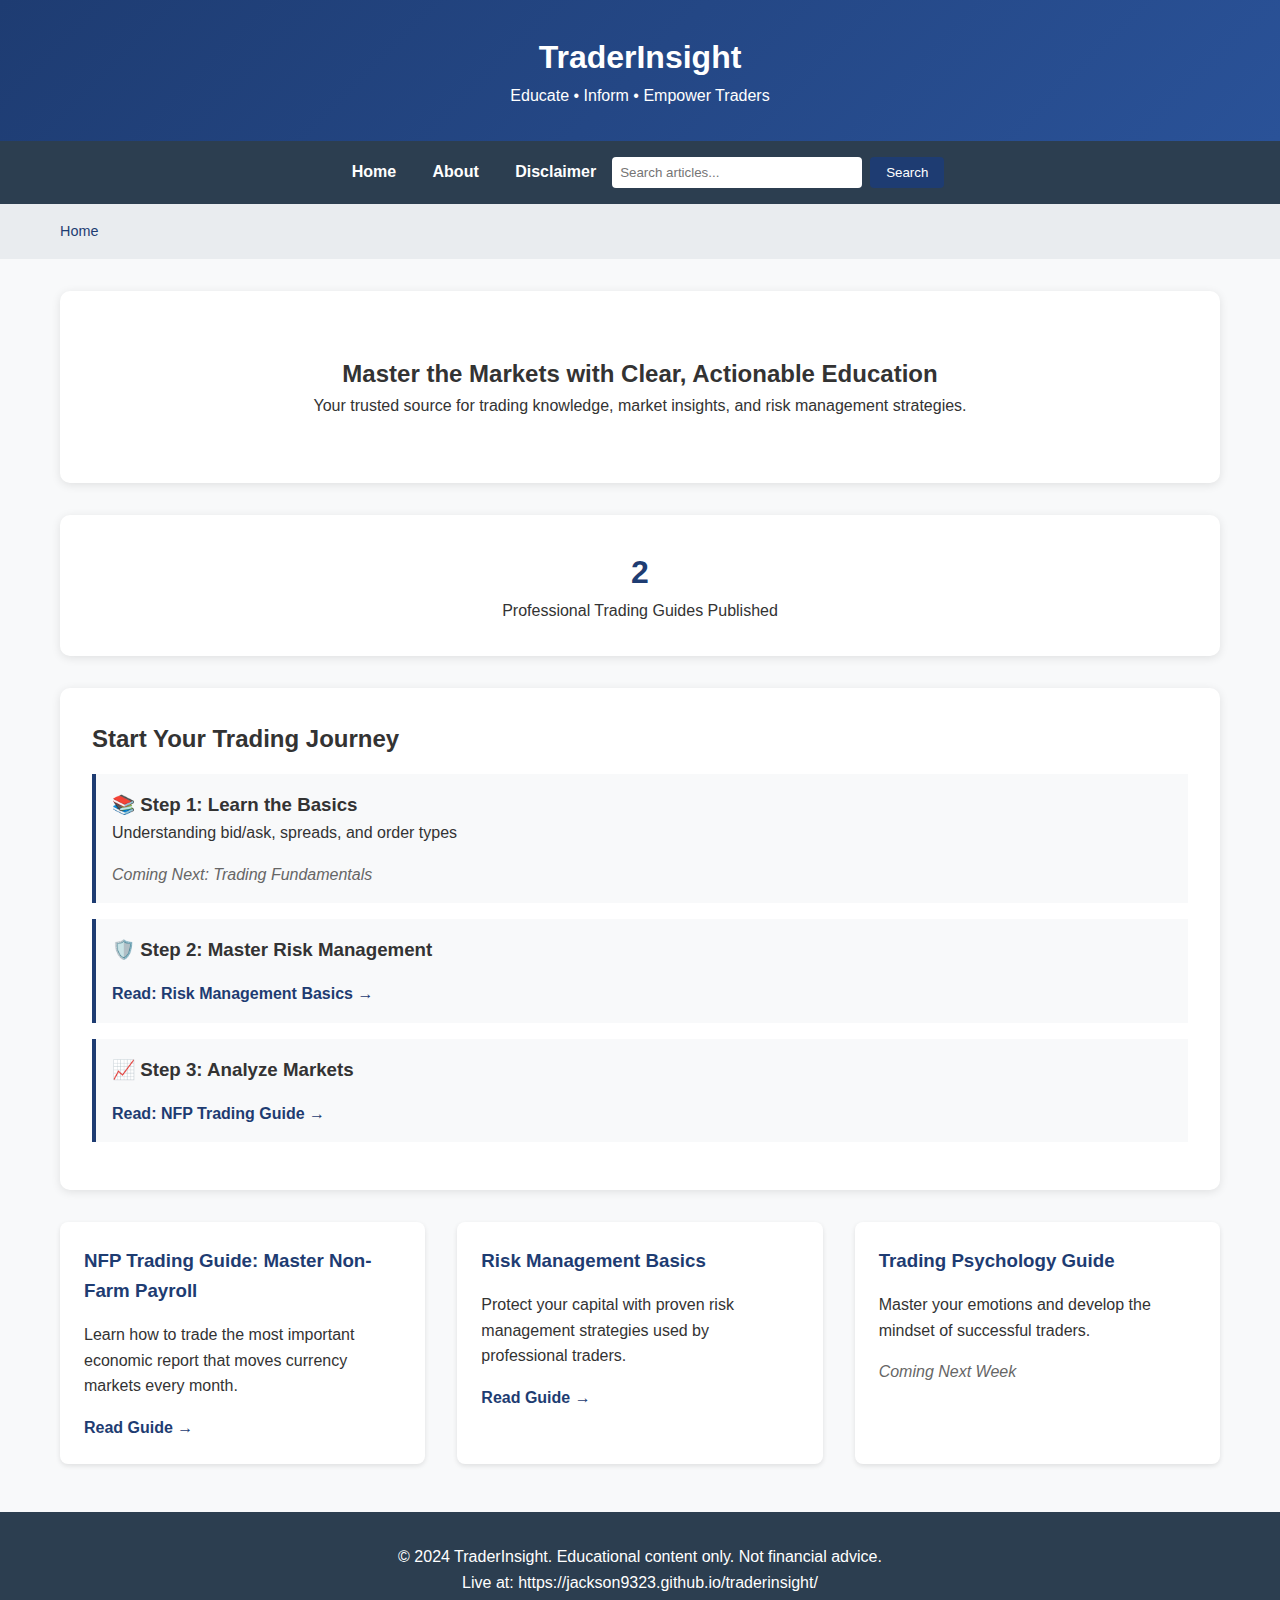
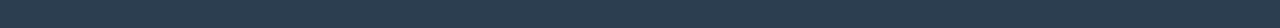
<file: index.html>
<!DOCTYPE html>
<html lang="en">
<head>
    <meta charset="UTF-8">
    <meta name="viewport" content="width=device-width, initial-scale=1.0">
    <title>TraderInsight - Trading Education Hub</title>
    <style>
        * { margin: 0; padding: 0; box-sizing: border-box; }
        body { 
            font-family: 'Arial', sans-serif; 
            line-height: 1.6; 
            color: #333;
            background: #f8f9fa;
        }
        .header {
            background: linear-gradient(135deg, #1e3c72 0%, #2a5298 100%);
            color: white;
            padding: 2rem 0;
            text-align: center;
        }
        .container {
            max-width: 1200px;
            margin: 0 auto;
            padding: 0 20px;
        }
        nav {
            background: #2c3e50;
            padding: 1rem 0;
            display: flex;
            justify-content: space-between;
            align-items: center;
        }
        .nav-links a {
            color: white;
            text-decoration: none;
            margin: 0 1rem;
            font-weight: bold;
        }
        .search-box {
            display: flex;
            gap: 0.5rem;
            position: relative;
        }
        .search-box input {
            padding: 0.5rem;
            border: none;
            border-radius: 4px;
            width: 250px;
        }
        .search-box button {
            padding: 0.5rem 1rem;
            background: #1e3c72;
            color: white;
            border: none;
            border-radius: 4px;
            cursor: pointer;
        }
        .breadcrumb {
            background: #e9ecef;
            padding: 1rem 0;
            font-size: 0.9rem;
        }
        .breadcrumb a {
            color: #1e3c72;
            text-decoration: none;
        }
        .breadcrumb span {
            color: #666;
        }
        .hero {
            text-align: center;
            padding: 4rem 0;
            background: white;
            margin: 2rem auto;
            border-radius: 10px;
            box-shadow: 0 2px 10px rgba(0,0,0,0.1);
        }
        .articles {
            display: grid;
            grid-template-columns: repeat(auto-fit, minmax(300px, 1fr));
            gap: 2rem;
            margin: 2rem 0;
        }
        .article-card {
            background: white;
            padding: 1.5rem;
            border-radius: 8px;
            box-shadow: 0 2px 5px rgba(0,0,0,0.1);
            transition: transform 0.3s ease;
        }
        .article-card:hover {
            transform: translateY(-5px);
        }
        .article-card h3 {
            color: #1e3c72;
            margin-bottom: 1rem;
        }
        .read-link {
            color: #1e3c72;
            font-weight: bold;
            text-decoration: none;
            display: inline-block;
            margin-top: 1rem;
        }
        .coming-soon {
            color: #666;
            font-style: italic;
            margin-top: 1rem;
        }
        .stats {
            background: white;
            padding: 2rem;
            border-radius: 10px;
            margin: 2rem 0;
            text-align: center;
            box-shadow: 0 2px 10px rgba(0,0,0,0.1);
        }
        .stat-number {
            font-size: 2rem;
            font-weight: bold;
            color: #1e3c72;
        }
        .learning-path {
            background: white;
            padding: 2rem;
            border-radius: 10px;
            margin: 2rem 0;
            box-shadow: 0 2px 10px rgba(0,0,0,0.1);
        }
        .path-step {
            margin: 1rem 0;
            padding: 1rem;
            background: #f8f9fa;
            border-left: 4px solid #1e3c72;
        }
        .back-button {
            background: #6c757d;
            color: white;
            padding: 0.5rem 1rem;
            border: none;
            border-radius: 4px;
            cursor: pointer;
            margin-bottom: 1rem;
            text-decoration: none;
            display: inline-block;
        }
        .footer {
            background: #2c3e50;
            color: white;
            text-align: center;
            padding: 2rem 0;
            margin-top: 3rem;
        }
    </style>
</head>
<body>
    <header class="header">
        <div class="container">
            <h1>TraderInsight</h1>
            <p>Educate • Inform • Empower Traders</p>
        </div>
    </header>

    <nav>
        <div class="container" style="display: flex; justify-content: space-between; align-items: center;">
            <div class="nav-links">
                <a href="index.html">Home</a>
                <a href="about.html">About</a>
                <a href="disclaimer.html">Disclaimer</a>
            </div>
            <div class="search-box">
                <input type="text" id="searchInput" placeholder="Search articles...">
                <button onclick="performSearch()">Search</button>
            </div>
        </div>
    </nav>

    <div class="breadcrumb">
        <div class="container">
            <a href="index.html">Home</a>
        </div>
    </div>

    <div class="container">
        <section class="hero">
            <h2>Master the Markets with Clear, Actionable Education</h2>
            <p>Your trusted source for trading knowledge, market insights, and risk management strategies.</p>
        </section>

        <div class="stats">
            <div class="stat-number">2</div>
            <p>Professional Trading Guides Published</p>
        </div>

        <section class="learning-path">
            <h2>Start Your Trading Journey</h2>
            <div class="path-step">
                <h3>📚 Step 1: Learn the Basics</h3>
                <p>Understanding bid/ask, spreads, and order types</p>
                <p class="coming-soon">Coming Next: Trading Fundamentals</p>
            </div>
            <div class="path-step">
                <h3>🛡️ Step 2: Master Risk Management</h3>
                <p><a href="risk-management-basics.html" class="read-link">Read: Risk Management Basics →</a></p>
            </div>
            <div class="path-step">
                <h3>📈 Step 3: Analyze Markets</h3>
                <p><a href="nfp-trading-guide.html" class="read-link">Read: NFP Trading Guide →</a></p>
            </div>
        </section>

        <section class="articles">
            <div class="article-card">
                <h3><a href="nfp-trading-guide.html" style="color: inherit; text-decoration: none;">NFP Trading Guide: Master Non-Farm Payroll</a></h3>
                <p>Learn how to trade the most important economic report that moves currency markets every month.</p>
                <a href="nfp-trading-guide.html" class="read-link">Read Guide →</a>
            </div>
            <div class="article-card">
                <h3><a href="risk-management-basics.html" style="color: inherit; text-decoration: none;">Risk Management Basics</a></h3>
                <p>Protect your capital with proven risk management strategies used by professional traders.</p>
                <a href="risk-management-basics.html" class="read-link">Read Guide →</a>
            </div>
            <div class="article-card">
                <h3>Trading Psychology Guide</h3>
                <p>Master your emotions and develop the mindset of successful traders.</p>
                <p class="coming-soon">Coming Next Week</p>
            </div>
        </section>
    </div>

    <footer class="footer">
        <div class="container">
            <p>&copy; 2024 TraderInsight. Educational content only. Not financial advice.</p>
            <p>Live at: https://jackson9323.github.io/traderinsight/</p>
        </div>
    </footer>

    <script>
        function performSearch() {
            const query = document.getElementById('searchInput').value;
            if (query.trim()) {
                window.location.href = `search-results.html?q=${encodeURIComponent(query)}`;
            }
        }
        
        // Allow pressing Enter to search
        document.getElementById('searchInput').addEventListener('keypress', function(e) {
            if (e.key === 'Enter') {
                performSearch();
            }
        });
    </script>
</body>
</html>
</file>
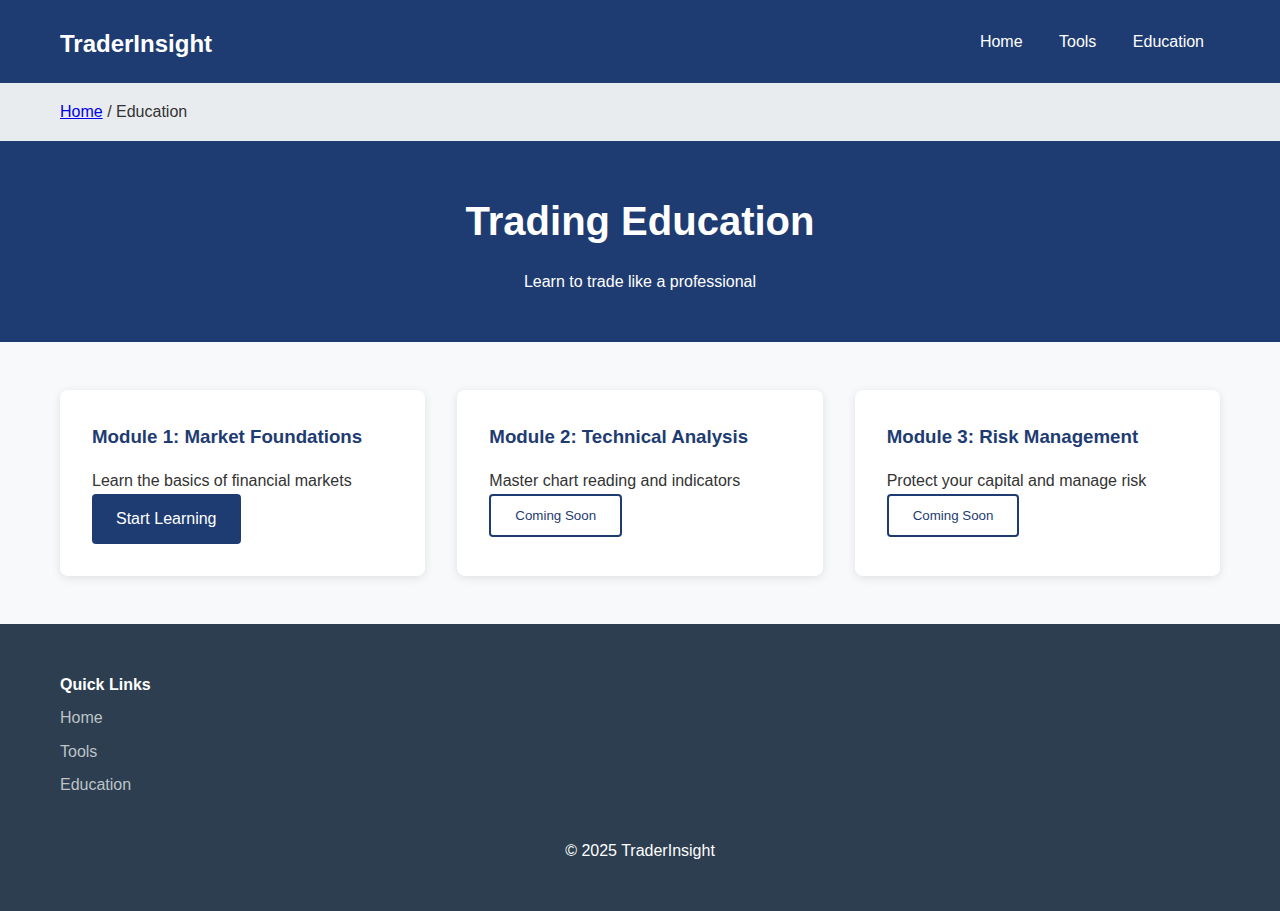
<file: education/index.html>
<!DOCTYPE html>
<html lang="en">
<head>
    <meta charset="UTF-8">
    <meta name="viewport" content="width=device-width, initial-scale=1.0">
    <title>Trading Education - TraderInsight</title>
    <link rel="stylesheet" href="../css/styles.css">
</head>
<body>
    <header class="site-header">
        <div class="container">
            <div class="header-content">
                <div class="logo">
                    <h1><a href="../index.html">TraderInsight</a></h1>
                </div>
                <nav class="main-nav">
                    <a href="../index.html">Home</a>
                    <a href="../tools/index.html">Tools</a>
                    <a href="index.html">Education</a>
                </nav>
            </div>
        </div>
    </header>

    <main class="main-content">
        <div class="breadcrumb">
            <div class="container">
                <a href="../index.html">Home</a> / <span>Education</span>
            </div>
        </div>

        <section class="hero">
            <div class="container">
                <h1>Trading Education</h1>
                <p>Learn to trade like a professional</p>
            </div>
        </section>

        <section class="container">
            <div class="tools-grid">
                <div class="tool-card">
                    <h3>Module 1: Market Foundations</h3>
                    <p>Learn the basics of financial markets</p>
                    <a href="foundations/index.html" class="btn btn-primary">Start Learning</a>
                </div>
                
                <div class="tool-card">
                    <h3>Module 2: Technical Analysis</h3>
                    <p>Master chart reading and indicators</p>
                    <button class="btn btn-outline">Coming Soon</button>
                </div>
                
                <div class="tool-card">
                    <h3>Module 3: Risk Management</h3>
                    <p>Protect your capital and manage risk</p>
                    <button class="btn btn-outline">Coming Soon</button>
                </div>
            </div>
        </section>
    </main>

    <footer class="site-footer">
        <div class="container">
            <div class="footer-content">
                <div class="footer-section">
                    <h4>Quick Links</h4>
                    <a href="../index.html">Home</a>
                    <a href="../tools/index.html">Tools</a>
                    <a href="index.html">Education</a>
                </div>
            </div>
            <p style="text-align: center; margin-top: 2rem;">&copy; 2025 TraderInsight</p>
        </div>
    </footer>
</body>
</html>
</file>
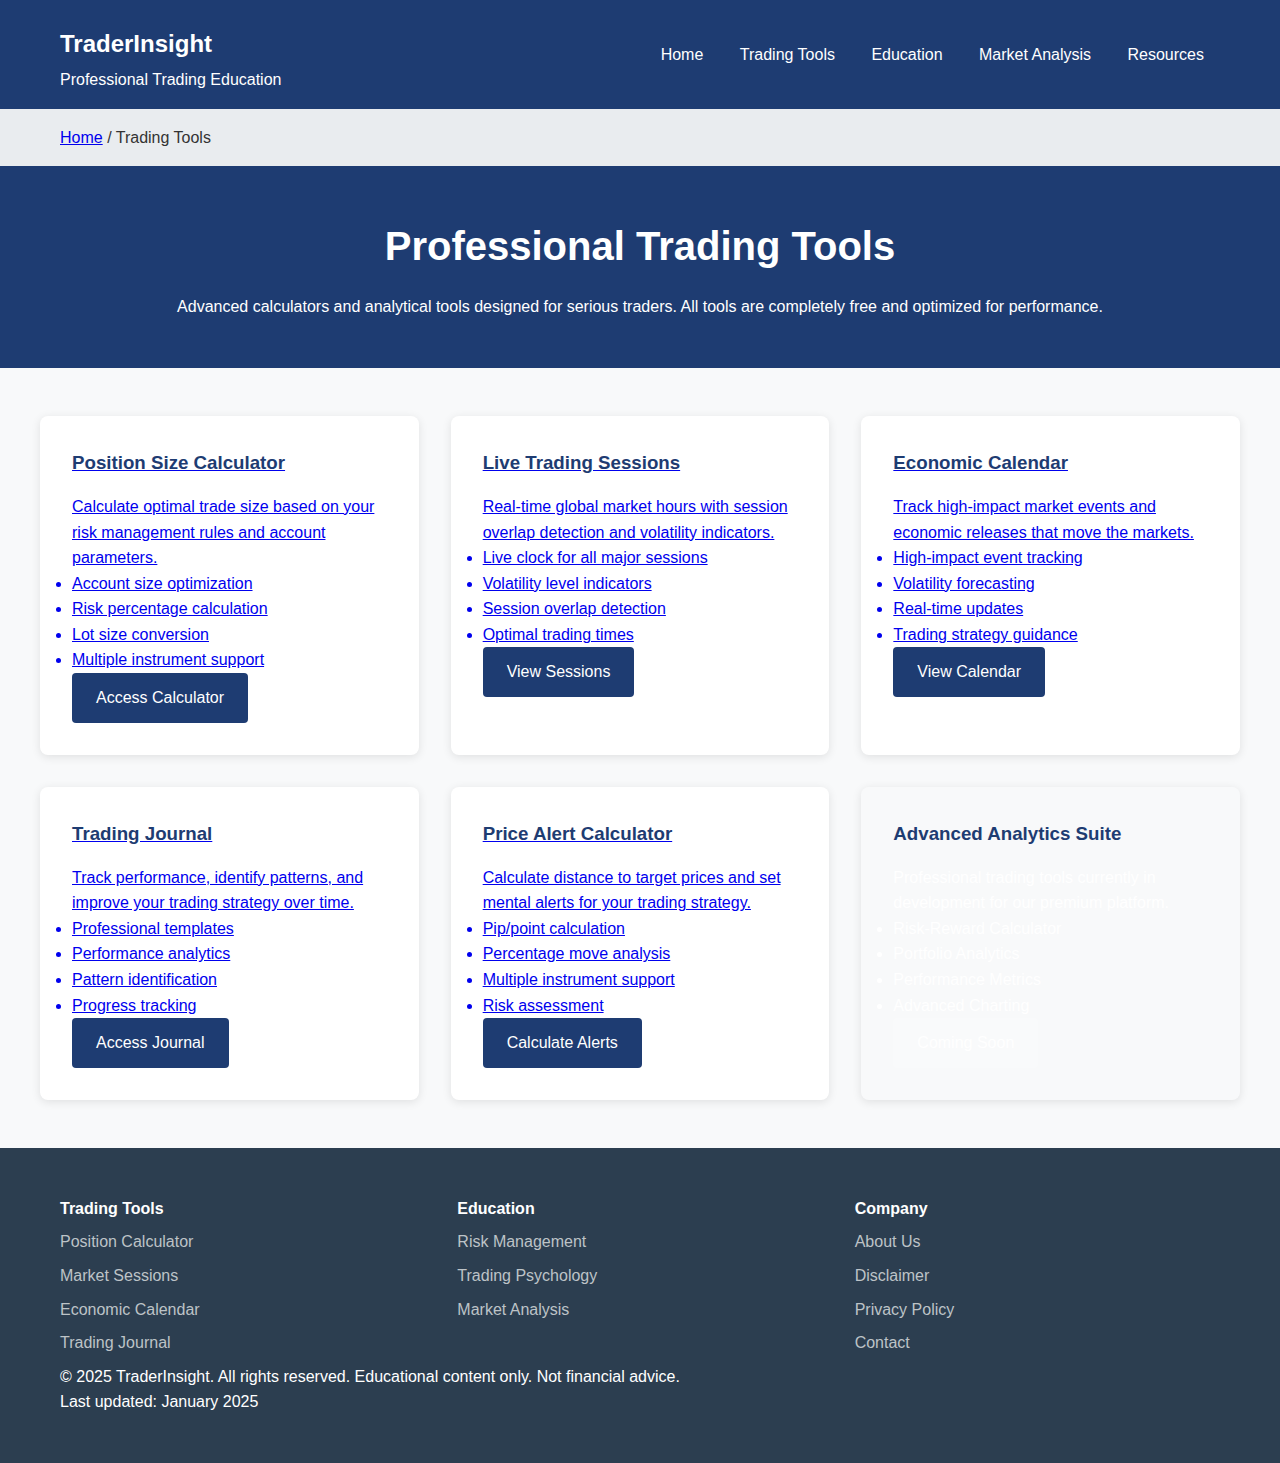
<file: tools/index.html>
<!DOCTYPE html>
<html lang="en">
<head>
    <meta charset="UTF-8">
    <meta name="viewport" content="width=device-width, initial-scale=1.0">
    <title>Trading Tools Suite - TraderInsight</title>
    <link rel="stylesheet" href="../css/styles.css">
</head>
<body>
    <!-- Header -->
    <header class="site-header">
        <div class="container">
            <div class="header-content">
                <div class="logo">
                    <h1><a href="../index.html">TraderInsight</a></h1>
                    <span class="tagline">Professional Trading Education</span>
                </div>
                <nav class="main-nav">
                    <a href="../index.html">Home</a>
                    <a href="index.html" class="active">Trading Tools</a>
                    <a href="../education/index.html">Education</a>
                    <a href="../analysis.html">Market Analysis</a>
                    <a href="../resources.html">Resources</a>
                </nav>
            </div>
        </div>
    </header>

    <main class="main-content">
        <!-- Breadcrumb -->
        <div class="breadcrumb">
            <div class="container">
                <a href="../index.html">Home</a> / <span>Trading Tools</span>
            </div>
        </div>

        <!-- Page Header -->
        <section class="hero">
            <div class="container">
                <h1>Professional Trading Tools</h1>
                <p>Advanced calculators and analytical tools designed for serious traders. All tools are completely free and optimized for performance.</p>
            </div>
        </section>

        <!-- Tools Grid -->
        <section class="container" style="padding: var(--space-xl) 0;">
            <div class="tools-grid">
                <a href="position-calculator.html" class="tool-card">
                    <h3>Position Size Calculator</h3>
                    <p>Calculate optimal trade size based on your risk management rules and account parameters.</p>
                    <div class="tool-features">
                        <ul>
                            <li>Account size optimization</li>
                            <li>Risk percentage calculation</li>
                            <li>Lot size conversion</li>
                            <li>Multiple instrument support</li>
                        </ul>
                    </div>
                    <div class="btn btn-primary">Access Calculator</div>
                </a>

                <a href="trading-sessions.html" class="tool-card">
                    <h3>Live Trading Sessions</h3>
                    <p>Real-time global market hours with session overlap detection and volatility indicators.</p>
                    <div class="tool-features">
                        <ul>
                            <li>Live clock for all major sessions</li>
                            <li>Volatility level indicators</li>
                            <li>Session overlap detection</li>
                            <li>Optimal trading times</li>
                        </ul>
                    </div>
                    <div class="btn btn-primary">View Sessions</div>
                </a>

                <a href="economic-calendar.html" class="tool-card">
                    <h3>Economic Calendar</h3>
                    <p>Track high-impact market events and economic releases that move the markets.</p>
                    <div class="tool-features">
                        <ul>
                            <li>High-impact event tracking</li>
                            <li>Volatility forecasting</li>
                            <li>Real-time updates</li>
                            <li>Trading strategy guidance</li>
                        </ul>
                    </div>
                    <div class="btn btn-primary">View Calendar</div>
                </a>

                <a href="trading-journal.html" class="tool-card">
                    <h3>Trading Journal</h3>
                    <p>Track performance, identify patterns, and improve your trading strategy over time.</p>
                    <div class="tool-features">
                        <ul>
                            <li>Professional templates</li>
                            <li>Performance analytics</li>
                            <li>Pattern identification</li>
                            <li>Progress tracking</li>
                        </ul>
                    </div>
                    <div class="btn btn-primary">Access Journal</div>
                </a>

                <a href="price-alert-calculator.html" class="tool-card">
                    <h3>Price Alert Calculator</h3>
                    <p>Calculate distance to target prices and set mental alerts for your trading strategy.</p>
                    <div class="tool-features">
                        <ul>
                            <li>Pip/point calculation</li>
                            <li>Percentage move analysis</li>
                            <li>Multiple instrument support</li>
                            <li>Risk assessment</li>
                        </ul>
                    </div>
                    <div class="btn btn-primary">Calculate Alerts</div>
                </a>

                <div class="tool-card" style="background: linear-gradient(135deg, var(--primary-blue), var(--secondary-blue)); color: white;">
                    <h3>Advanced Analytics Suite</h3>
                    <p>Professional trading tools currently in development for our premium platform.</p>
                    <div class="tool-features">
                        <ul>
                            <li>Risk-Reward Calculator</li>
                            <li>Portfolio Analytics</li>
                            <li>Performance Metrics</li>
                            <li>Advanced Charting</li>
                        </ul>
                    </div>
                    <div class="btn" style="background: rgba(255,255,255,0.2); color: white;">Coming Soon</div>
                </div>
            </div>
        </section>
    </main>

    <!-- Footer -->
    <footer class="site-footer">
        <div class="container">
            <div class="footer-content">
                <div class="footer-section">
                    <h4>Trading Tools</h4>
                    <a href="position-calculator.html">Position Calculator</a>
                    <a href="trading-sessions.html">Market Sessions</a>
                    <a href="economic-calendar.html">Economic Calendar</a>
                    <a href="trading-journal.html">Trading Journal</a>
                </div>
                <div class="footer-section">
                    <h4>Education</h4>
                    <a href="../education/risk-management.html">Risk Management</a>
                    <a href="../education/trading-psychology.html">Trading Psychology</a>
                    <a href="../education/market-analysis.html">Market Analysis</a>
                </div>
                <div class="footer-section">
                    <h4>Company</h4>
                    <a href="../about.html">About Us</a>
                    <a href="../disclaimer.html">Disclaimer</a>
                    <a href="../privacy.html">Privacy Policy</a>
                    <a href="../contact.html">Contact</a>
                </div>
            </div>
            <div class="copyright">
                <p>&copy; 2025 TraderInsight. All rights reserved. Educational content only. Not financial advice.</p>
                <p>Last updated: January 2025</p>
            </div>
        </div>
    </footer>
</body>
</html>
</file>
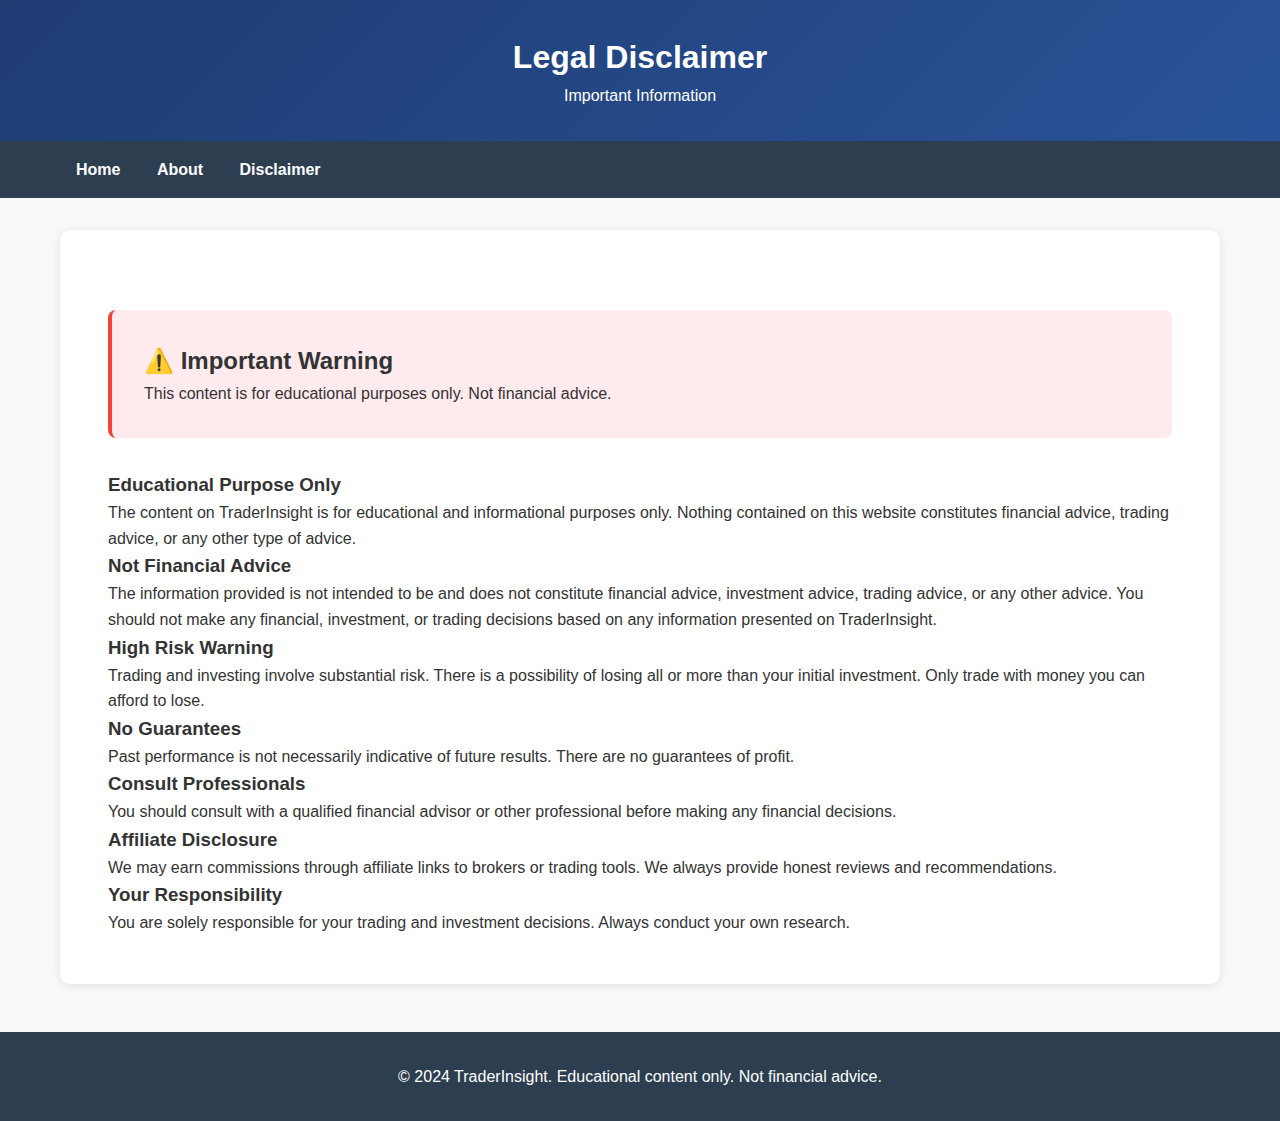
<file: disclaimer.html>
<!DOCTYPE html>
<html lang="en">
<head>
    <meta charset="UTF-8">
    <meta name="viewport" content="width=device-width, initial-scale=1.0">
    <title>Disclaimer - TraderInsight</title>
    <style>
        * { margin: 0; padding: 0; box-sizing: border-box; }
        body { 
            font-family: 'Arial', sans-serif; 
            line-height: 1.6; 
            color: #333;
            background: #f8f9fa;
        }
        .header {
            background: linear-gradient(135deg, #1e3c72 0%, #2a5298 100%);
            color: white;
            padding: 2rem 0;
            text-align: center;
        }
        .container {
            max-width: 1200px;
            margin: 0 auto;
            padding: 0 20px;
        }
        nav {
            background: #2c3e50;
            padding: 1rem 0;
        }
        nav a {
            color: white;
            text-decoration: none;
            margin: 0 1rem;
            font-weight: bold;
        }
        .content {
            background: white;
            padding: 3rem;
            margin: 2rem auto;
            border-radius: 10px;
            box-shadow: 0 2px 10px rgba(0,0,0,0.1);
        }
        .warning-box {
            background: #ffebee;
            padding: 2rem;
            border-radius: 8px;
            margin: 2rem 0;
            border-left: 4px solid #f44336;
        }
        .footer {
            background: #2c3e50;
            color: white;
            text-align: center;
            padding: 2rem 0;
            margin-top: 3rem;
        }
    </style>
</head>
<body>
    <header class="header">
        <div class="container">
            <h1>Legal Disclaimer</h1>
            <p>Important Information</p>
        </div>
    </header>

    <nav>
        <div class="container">
            <a href="index.html">Home</a>
            <a href="about.html">About</a>
            <a href="disclaimer.html">Disclaimer</a>
        </div>
    </nav>

    <div class="container">
        <section class="content">
            <div class="warning-box">
                <h2>⚠️ Important Warning</h2>
                <p>This content is for educational purposes only. Not financial advice.</p>
            </div>

            <h3>Educational Purpose Only</h3>
            <p>The content on TraderInsight is for educational and informational purposes only. Nothing contained on this website constitutes financial advice, trading advice, or any other type of advice.</p>

            <h3>Not Financial Advice</h3>
            <p>The information provided is not intended to be and does not constitute financial advice, investment advice, trading advice, or any other advice. You should not make any financial, investment, or trading decisions based on any information presented on TraderInsight.</p>

            <h3>High Risk Warning</h3>
            <p>Trading and investing involve substantial risk. There is a possibility of losing all or more than your initial investment. Only trade with money you can afford to lose.</p>

            <h3>No Guarantees</h3>
            <p>Past performance is not necessarily indicative of future results. There are no guarantees of profit.</p>

            <h3>Consult Professionals</h3>
            <p>You should consult with a qualified financial advisor or other professional before making any financial decisions.</p>

            <h3>Affiliate Disclosure</h3>
            <p>We may earn commissions through affiliate links to brokers or trading tools. We always provide honest reviews and recommendations.</p>

            <h3>Your Responsibility</h3>
            <p>You are solely responsible for your trading and investment decisions. Always conduct your own research.</p>
        </section>
    </div>

    <footer class="footer">
        <div class="container">
            <p>&copy; 2024 TraderInsight. Educational content only. Not financial advice.</p>
        </div>
    </footer>
</body>
</html>
</file>
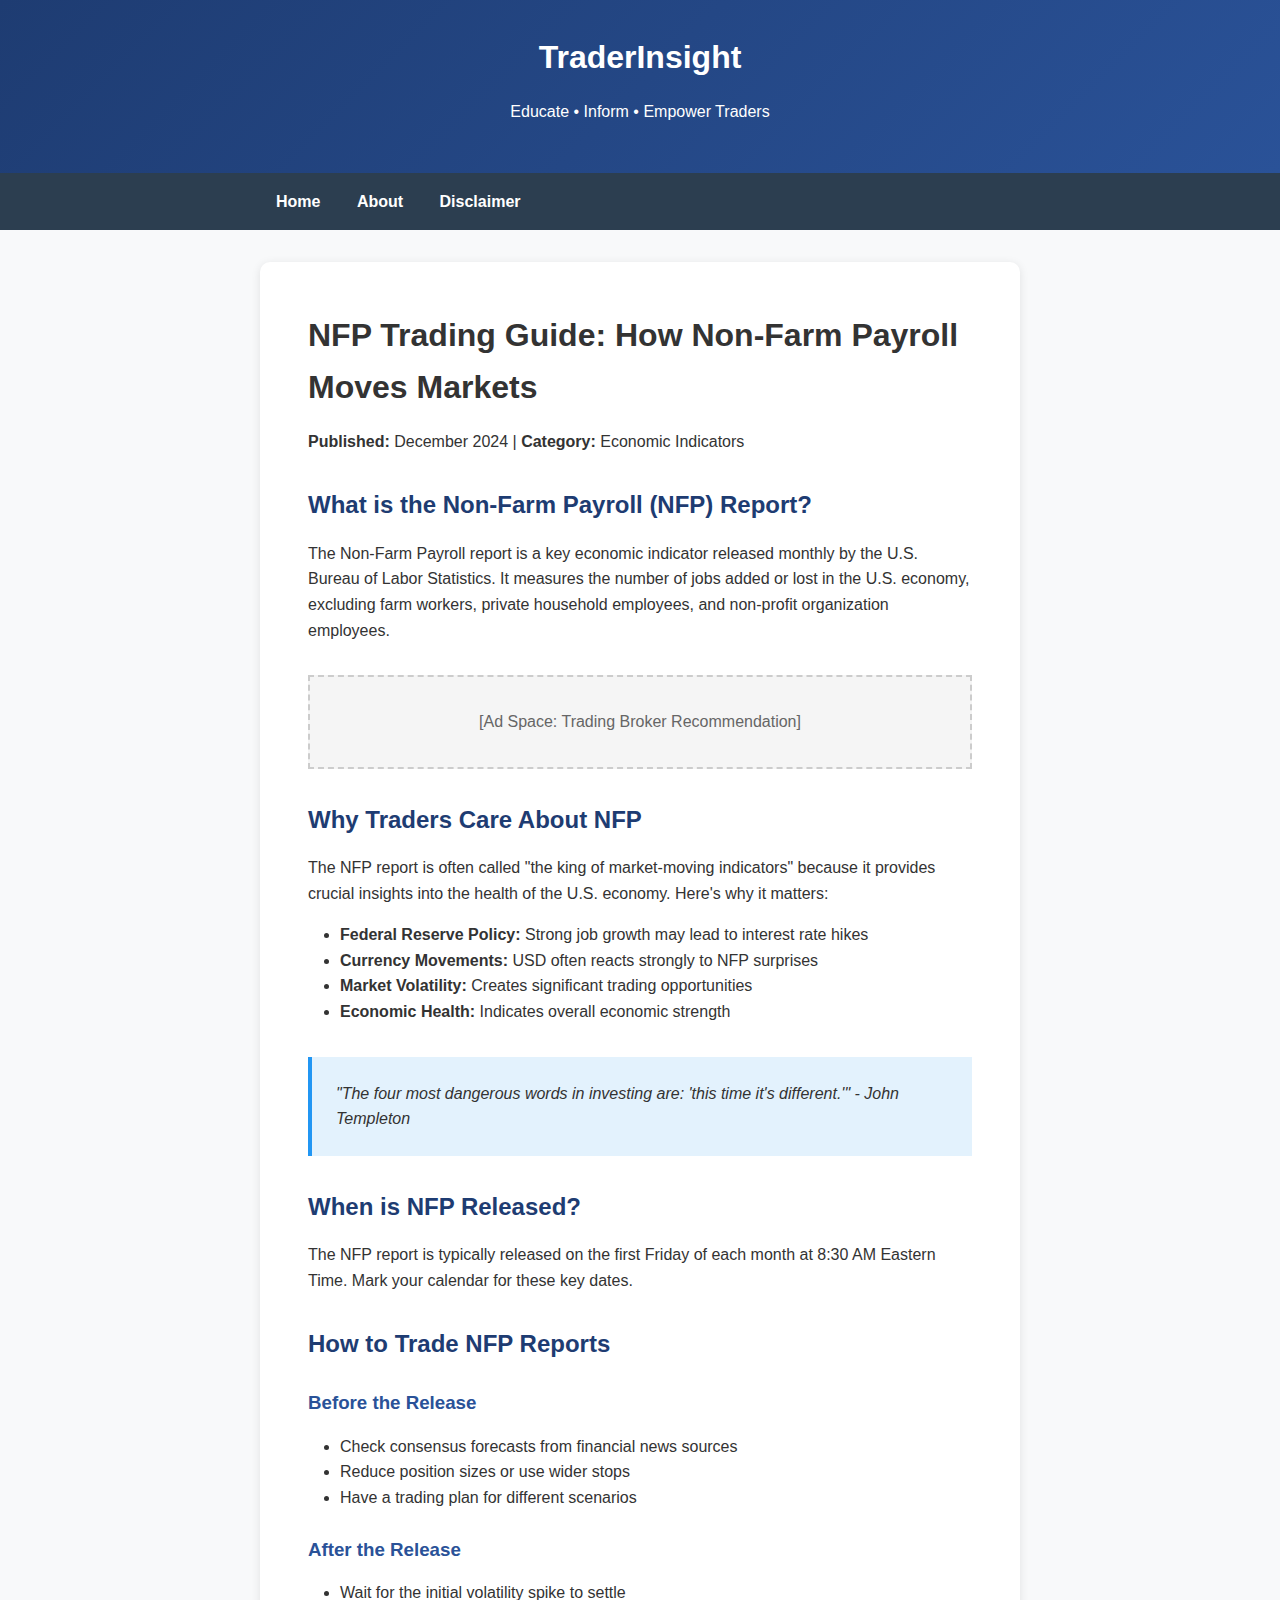
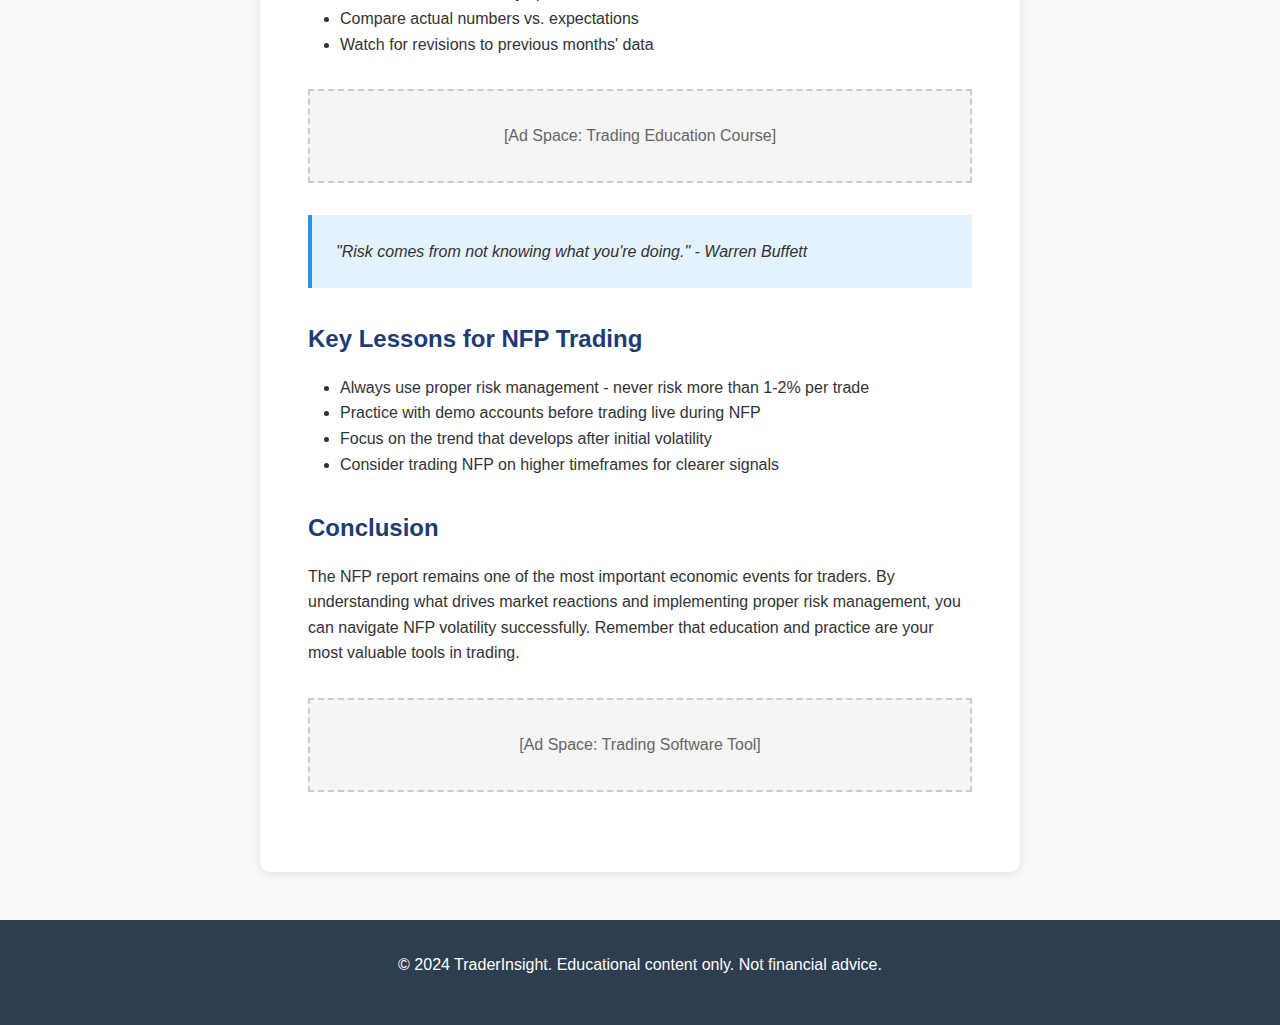
<file: nfp-trading-guide.html>
<!DOCTYPE html>
<html lang="en">
<head>
    <meta charset="UTF-8">
    <meta name="viewport" content="width=device-width, initial-scale=1.0">
    <title>NFP Trading Guide: How Non-Farm Payroll Moves Markets - TraderInsight</title>
    <style>
        * { margin: 0; padding: 0; box-sizing: border-box; }
        body { 
            font-family: 'Arial', sans-serif; 
            line-height: 1.6; 
            color: #333;
            background: #f8f9fa;
        }
        .header {
            background: linear-gradient(135deg, #1e3c72 0%, #2a5298 100%);
            color: white;
            padding: 2rem 0;
            text-align: center;
        }
        .container {
            max-width: 800px;
            margin: 0 auto;
            padding: 0 20px;
        }
        nav {
            background: #2c3e50;
            padding: 1rem 0;
        }
        nav a {
            color: white;
            text-decoration: none;
            margin: 0 1rem;
            font-weight: bold;
        }
        .article-content {
            background: white;
            padding: 3rem;
            margin: 2rem auto;
            border-radius: 10px;
            box-shadow: 0 2px 10px rgba(0,0,0,0.1);
        }
        .quote-box {
            background: #e3f2fd;
            padding: 1.5rem;
            border-left: 4px solid #2196f3;
            margin: 2rem 0;
            font-style: italic;
        }
        .ad-placeholder {
            background: #f5f5f5;
            border: 2px dashed #ccc;
            padding: 2rem;
            text-align: center;
            margin: 2rem 0;
            color: #666;
        }
        .footer {
            background: #2c3e50;
            color: white;
            text-align: center;
            padding: 2rem 0;
            margin-top: 3rem;
        }
        h1 { margin-bottom: 1rem; }
        h2 { margin: 2rem 0 1rem 0; color: #1e3c72; }
        h3 { margin: 1.5rem 0 0.5rem 0; color: #2a5298; }
        p { margin-bottom: 1rem; }
        ul { margin: 1rem 0 1rem 2rem; }
    </style>
</head>
<body>
    <header class="header">
        <div class="container">
            <h1>TraderInsight</h1>
            <p>Educate • Inform • Empower Traders</p>
        </div>
    </header>

    <nav>
        <div class="container">
            <a href="index.html">Home</a>
            <a href="about.html">About</a>
            <a href="disclaimer.html">Disclaimer</a>
        </div>
    </nav>

    <div class="container">
        <article class="article-content">
            <h1>NFP Trading Guide: How Non-Farm Payroll Moves Markets</h1>
            <p><strong>Published:</strong> December 2024 | <strong>Category:</strong> Economic Indicators</p>
            
            <h2>What is the Non-Farm Payroll (NFP) Report?</h2>
            <p>The Non-Farm Payroll report is a key economic indicator released monthly by the U.S. Bureau of Labor Statistics. It measures the number of jobs added or lost in the U.S. economy, excluding farm workers, private household employees, and non-profit organization employees.</p>
            
            <div class="ad-placeholder">
                [Ad Space: Trading Broker Recommendation]
            </div>

            <h2>Why Traders Care About NFP</h2>
            <p>The NFP report is often called "the king of market-moving indicators" because it provides crucial insights into the health of the U.S. economy. Here's why it matters:</p>
            <ul>
                <li><strong>Federal Reserve Policy:</strong> Strong job growth may lead to interest rate hikes</li>
                <li><strong>Currency Movements:</strong> USD often reacts strongly to NFP surprises</li>
                <li><strong>Market Volatility:</strong> Creates significant trading opportunities</li>
                <li><strong>Economic Health:</strong> Indicates overall economic strength</li>
            </ul>

            <div class="quote-box">
                "The four most dangerous words in investing are: 'this time it's different.'" - John Templeton
            </div>

            <h2>When is NFP Released?</h2>
            <p>The NFP report is typically released on the first Friday of each month at 8:30 AM Eastern Time. Mark your calendar for these key dates.</p>

            <h2>How to Trade NFP Reports</h2>
            <h3>Before the Release</h3>
            <ul>
                <li>Check consensus forecasts from financial news sources</li>
                <li>Reduce position sizes or use wider stops</li>
                <li>Have a trading plan for different scenarios</li>
            </ul>

            <h3>After the Release</h3>
            <ul>
                <li>Wait for the initial volatility spike to settle</li>
                <li>Compare actual numbers vs. expectations</li>
                <li>Watch for revisions to previous months' data</li>
            </ul>

            <div class="ad-placeholder">
                [Ad Space: Trading Education Course]
            </div>

            <div class="quote-box">
                "Risk comes from not knowing what you're doing." - Warren Buffett
            </div>

            <h2>Key Lessons for NFP Trading</h2>
            <ul>
                <li>Always use proper risk management - never risk more than 1-2% per trade</li>
                <li>Practice with demo accounts before trading live during NFP</li>
                <li>Focus on the trend that develops after initial volatility</li>
                <li>Consider trading NFP on higher timeframes for clearer signals</li>
            </ul>

            <h2>Conclusion</h2>
            <p>The NFP report remains one of the most important economic events for traders. By understanding what drives market reactions and implementing proper risk management, you can navigate NFP volatility successfully. Remember that education and practice are your most valuable tools in trading.</p>

            <div class="ad-placeholder">
                [Ad Space: Trading Software Tool]
            </div>
        </article>
    </div>

    <footer class="footer">
        <div class="container">
            <p>&copy; 2024 TraderInsight. Educational content only. Not financial advice.</p>
        </div>
    </footer>
</body>
</html>
</file>
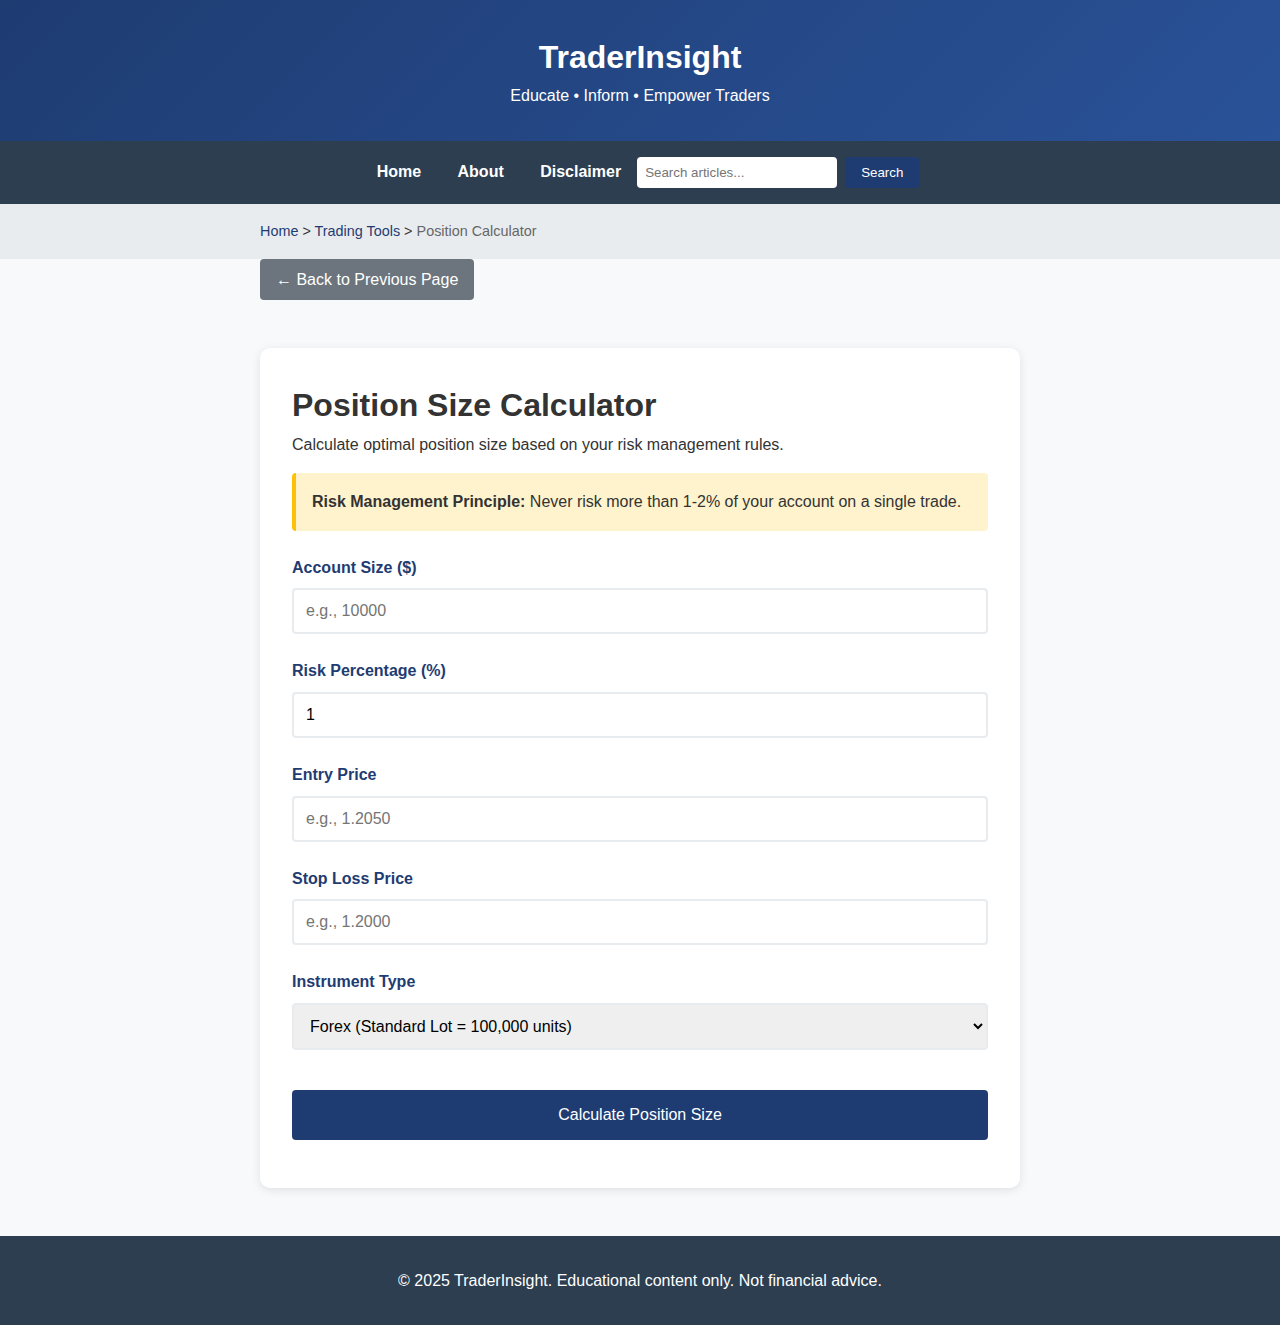
<file: position-calculator.html>
<!DOCTYPE html>
<html lang="en">
<head>
    <meta charset="UTF-8">
    <meta name="viewport" content="width=device-width, initial-scale=1.0">
    <title>Position Size Calculator - TraderInsight</title>
    <style>
        * { margin: 0; padding: 0; box-sizing: border-box; }
        body { 
            font-family: 'Arial', sans-serif; 
            line-height: 1.6; 
            color: #333;
            background: #f8f9fa;
        }
        .header {
            background: linear-gradient(135deg, #1e3c72 0%, #2a5298 100%);
            color: white;
            padding: 2rem 0;
            text-align: center;
        }
        .container {
            max-width: 800px;
            margin: 0 auto;
            padding: 0 20px;
        }
        nav {
            background: #2c3e50;
            padding: 1rem 0;
            display: flex;
            justify-content: space-between;
            align-items: center;
        }
        .nav-links a {
            color: white;
            text-decoration: none;
            margin: 0 1rem;
            font-weight: bold;
        }
        .search-box {
            display: flex;
            gap: 0.5rem;
        }
        .search-box input {
            padding: 0.5rem;
            border: none;
            border-radius: 4px;
            width: 200px;
        }
        .search-box button {
            padding: 0.5rem 1rem;
            background: #1e3c72;
            color: white;
            border: none;
            border-radius: 4px;
            cursor: pointer;
        }
        .breadcrumb {
            background: #e9ecef;
            padding: 1rem 0;
            font-size: 0.9rem;
        }
        .breadcrumb a {
            color: #1e3c72;
            text-decoration: none;
        }
        .breadcrumb span {
            color: #666;
        }
        .calculator-container {
            background: white;
            padding: 2rem;
            margin: 2rem auto;
            border-radius: 10px;
            box-shadow: 0 2px 10px rgba(0,0,0,0.1);
        }
        .input-group {
            margin: 1.5rem 0;
        }
        .input-group label {
            display: block;
            margin-bottom: 0.5rem;
            font-weight: bold;
            color: #1e3c72;
        }
        .input-group input, .input-group select {
            width: 100%;
            padding: 0.75rem;
            border: 2px solid #e9ecef;
            border-radius: 4px;
            font-size: 1rem;
            transition: border-color 0.3s ease;
        }
        .input-group input:focus, .input-group select:focus {
            border-color: #1e3c72;
            outline: none;
        }
        .calculate-btn {
            background: #1e3c72;
            color: white;
            padding: 1rem 2rem;
            border: none;
            border-radius: 4px;
            cursor: pointer;
            font-size: 1rem;
            width: 100%;
            margin: 1rem 0;
            transition: background 0.3s ease;
        }
        .calculate-btn:hover {
            background: #2a5298;
        }
        .results {
            background: #f8f9fa;
            padding: 1.5rem;
            border-radius: 8px;
            margin: 2rem 0;
            border-left: 4px solid #1e3c72;
            display: none;
        }
        .result-item {
            margin: 1rem 0;
            font-size: 1.1rem;
            display: flex;
            justify-content: space-between;
            align-items: center;
        }
        .result-value {
            font-weight: bold;
            color: #1e3c72;
            font-size: 1.2rem;
        }
        .back-button {
            background: #6c757d;
            color: white;
            padding: 0.5rem 1rem;
            border: none;
            border-radius: 4px;
            cursor: pointer;
            margin-bottom: 1rem;
            text-decoration: none;
            display: inline-block;
        }
        .footer {
            background: #2c3e50;
            color: white;
            text-align: center;
            padding: 2rem 0;
            margin-top: 3rem;
        }
        .risk-warning {
            background: #fff3cd;
            padding: 1rem;
            border-radius: 4px;
            margin: 1rem 0;
            border-left: 4px solid #ffc107;
        }
    </style>
</head>
<body>
    <header class="header">
        <div class="container">
            <h1>TraderInsight</h1>
            <p>Educate • Inform • Empower Traders</p>
        </div>
    </header>

    <nav>
        <div class="container" style="display: flex; justify-content: space-between; align-items: center;">
            <div class="nav-links">
                <a href="index.html">Home</a>
                <a href="about.html">About</a>
                <a href="disclaimer.html">Disclaimer</a>
            </div>
            <div class="search-box">
                <input type="text" id="searchInput" placeholder="Search articles...">
                <button onclick="performSearch()">Search</button>
            </div>
        </div>
    </nav>

    <div class="breadcrumb">
        <div class="container">
            <a href="index.html">Home</a> > <a href="tools.html">Trading Tools</a> > <span>Position Calculator</span>
        </div>
    </div>

    <div class="container">
        <a href="javascript:history.back()" class="back-button">← Back to Previous Page</a>

        <div class="calculator-container">
            <h1>Position Size Calculator</h1>
            <p>Calculate optimal position size based on your risk management rules.</p>
            
            <div class="risk-warning">
                <strong>Risk Management Principle:</strong> Never risk more than 1-2% of your account on a single trade.
            </div>

            <div class="input-group">
                <label for="accountSize">Account Size ($)</label>
                <input type="number" id="accountSize" placeholder="e.g., 10000" min="0" step="100">
            </div>
            
            <div class="input-group">
                <label for="riskPercent">Risk Percentage (%)</label>
                <input type="number" id="riskPercent" placeholder="e.g., 1" min="0.1" max="10" step="0.1" value="1">
            </div>
            
            <div class="input-group">
                <label for="entryPrice">Entry Price</label>
                <input type="number" id="entryPrice" placeholder="e.g., 1.2050" min="0" step="0.0001">
            </div>
            
            <div class="input-group">
                <label for="stopLoss">Stop Loss Price</label>
                <input type="number" id="stopLoss" placeholder="e.g., 1.2000" min="0" step="0.0001">
            </div>

            <div class="input-group">
                <label for="instrument">Instrument Type</label>
                <select id="instrument">
                    <option value="forex">Forex (Standard Lot = 100,000 units)</option>
                    <option value="stock">Stocks</option>
                    <option value="crypto">Cryptocurrency</option>
                </select>
            </div>

            <button class="calculate-btn" onclick="calculatePosition()">Calculate Position Size</button>

            <div class="results" id="results">
                <h3>Position Calculation Results</h3>
                <div class="result-item">
                    <span>Dollar Risk:</span>
                    <span class="result-value" id="dollarRisk">-</span>
                </div>
                <div class="result-item">
                    <span>Price Risk (Pips/Points):</span>
                    <span class="result-value" id="priceRisk">-</span>
                </div>
                <div class="result-item">
                    <span>Position Size (Units):</span>
                    <span class="result-value" id="positionSize">-</span>
                </div>
                <div class="result-item">
                    <span>Lot Size:</span>
                    <span class="result-value" id="lotSize">-</span>
                </div>
                <div class="result-item">
                    <span>Risk per Pip/Point:</span>
                    <span class="result-value" id="riskPerPip">-</span>
                </div>
            </div>
        </div>
    </div>

    <footer class="footer">
        <div class="container">
            <p>&copy; 2025 TraderInsight. Educational content only. Not financial advice.</p>
        </div>
    </footer>

    <script>
        function calculatePosition() {
            const accountSize = parseFloat(document.getElementById('accountSize').value);
            const riskPercent = parseFloat(document.getElementById('riskPercent').value);
            const entryPrice = parseFloat(document.getElementById('entryPrice').value);
            const stopLoss = parseFloat(document.getElementById('stopLoss').value);
            const instrument = document.getElementById('instrument').value;

            if (!accountSize || !riskPercent || !entryPrice || !stopLoss) {
                alert('Please fill in all fields');
                return;
            }

            // Calculate dollar risk
            const dollarRisk = accountSize * (riskPercent / 100);
            
            // Calculate price risk
            const priceRisk = Math.abs(entryPrice - stopLoss);
            
            // Calculate position size based on instrument
            let positionSize, lotSize, riskPerPip;
            
            if (instrument === 'forex') {
                // For forex, calculate pip value
                const pipValue = 10; // $10 per pip for standard lot
                const pips = priceRisk * 10000; // Convert to pips (4 decimal places)
                positionSize = (dollarRisk / pips) * 100000;
                lotSize = (positionSize / 100000).toFixed(2);
                riskPerPip = (dollarRisk / pips).toFixed(2);
            } else {
                // For stocks/crypto
                positionSize = dollarRisk / priceRisk;
                lotSize = positionSize.toFixed(2);
                riskPerPip = (dollarRisk / priceRisk).toFixed(2);
            }

            // Update results
            document.getElementById('dollarRisk').textContent = '$' + dollarRisk.toFixed(2);
            document.getElementById('priceRisk').textContent = priceRisk.toFixed(4) + (instrument === 'forex' ? ' pips' : ' points');
            document.getElementById('positionSize').textContent = Math.round(positionSize).toLocaleString() + ' units';
            document.getElementById('lotSize').textContent = lotSize + (instrument === 'forex' ? ' lots' : ' shares');
            document.getElementById('riskPerPip').textContent = '$' + riskPerPip + (instrument === 'forex' ? ' per pip' : ' per point');

            // Show results
            document.getElementById('results').style.display = 'block';
        }

        function performSearch() {
            const query = document.getElementById('searchInput').value;
            if (query.trim()) {
                window.location.href = `search-results.html?q=${encodeURIComponent(query)}`;
            }
        }
        
        document.getElementById('searchInput').addEventListener('keypress', function(e) {
            if (e.key === 'Enter') {
                performSearch();
            }
        });

        // Allow Enter key in input fields
        const inputs = document.querySelectorAll('input');
        inputs.forEach(input => {
            input.addEventListener('keypress', function(e) {
                if (e.key === 'Enter') {
                    calculatePosition();
                }
            });
        });
    </script>
</body>
</html>
</file>
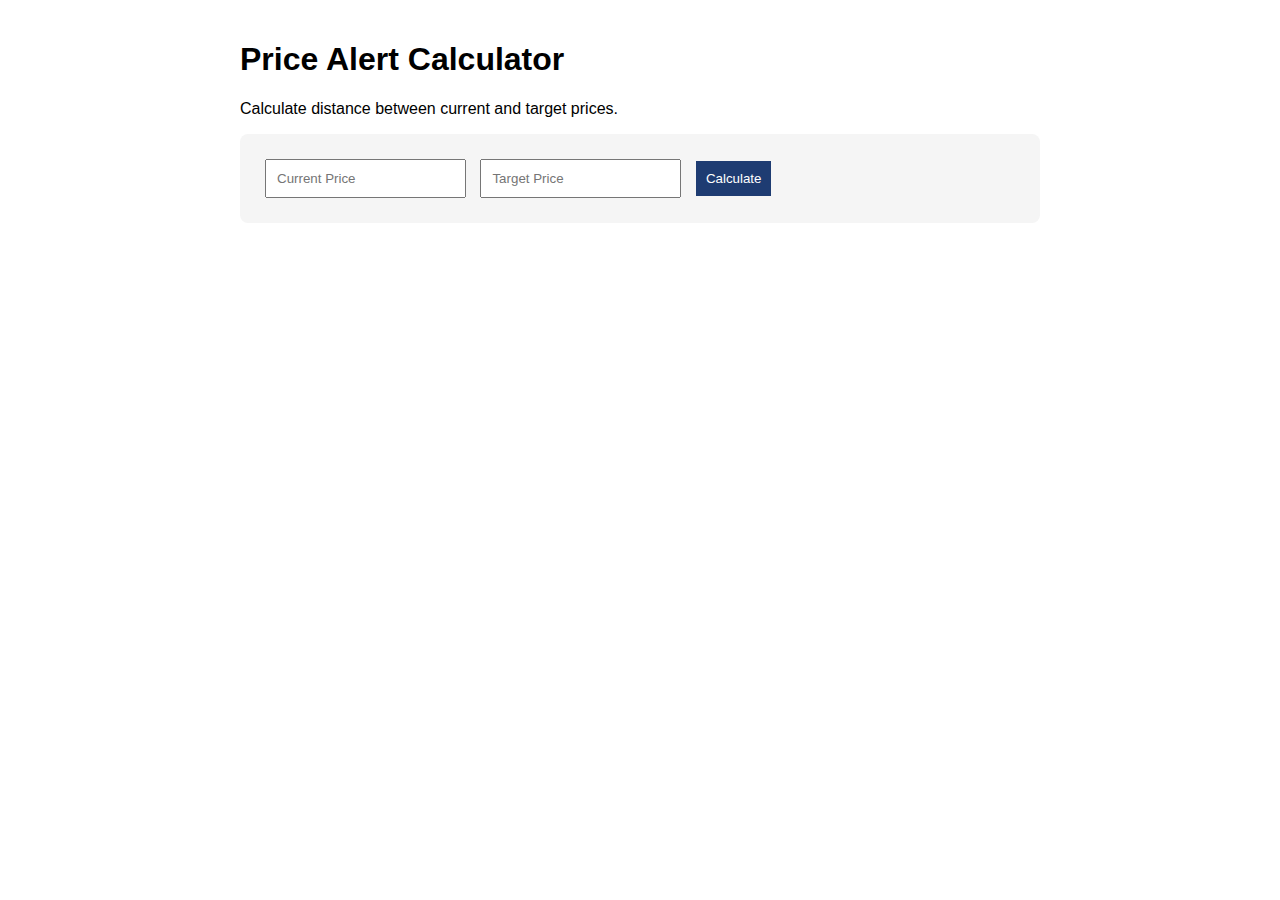
<file: price-alert-calculator.html>
<!DOCTYPE html>
<html>
<head>
    <title>Price Alert Calculator - TraderInsight</title>
    <style>
        body { font-family: Arial; max-width: 800px; margin: 0 auto; padding: 20px; }
        .calculator { background: #f5f5f5; padding: 20px; border-radius: 8px; }
        input, button { padding: 10px; margin: 5px; }
        button { background: #1e3c72; color: white; border: none; cursor: pointer; }
    </style>
</head>
<body>
    <h1>Price Alert Calculator</h1>
    <p>Calculate distance between current and target prices.</p>
    
    <div class="calculator">
        <input type="number" id="currentPrice" placeholder="Current Price">
        <input type="number" id="targetPrice" placeholder="Target Price">
        <button onclick="calculate()">Calculate</button>
        <div id="result"></div>
    </div>

    <script>
        function calculate() {
            const current = parseFloat(document.getElementById('currentPrice').value);
            const target = parseFloat(document.getElementById('targetPrice').value);
            const distance = target - current;
            const percentage = ((distance / current) * 100).toFixed(2);
            
            document.getElementById('result').innerHTML = `
                <p>Distance: ${distance.toFixed(4)}</p>
                <p>Percentage: ${percentage}%</p>
            `;
        }
    </script>
</body>
</html>
</file>
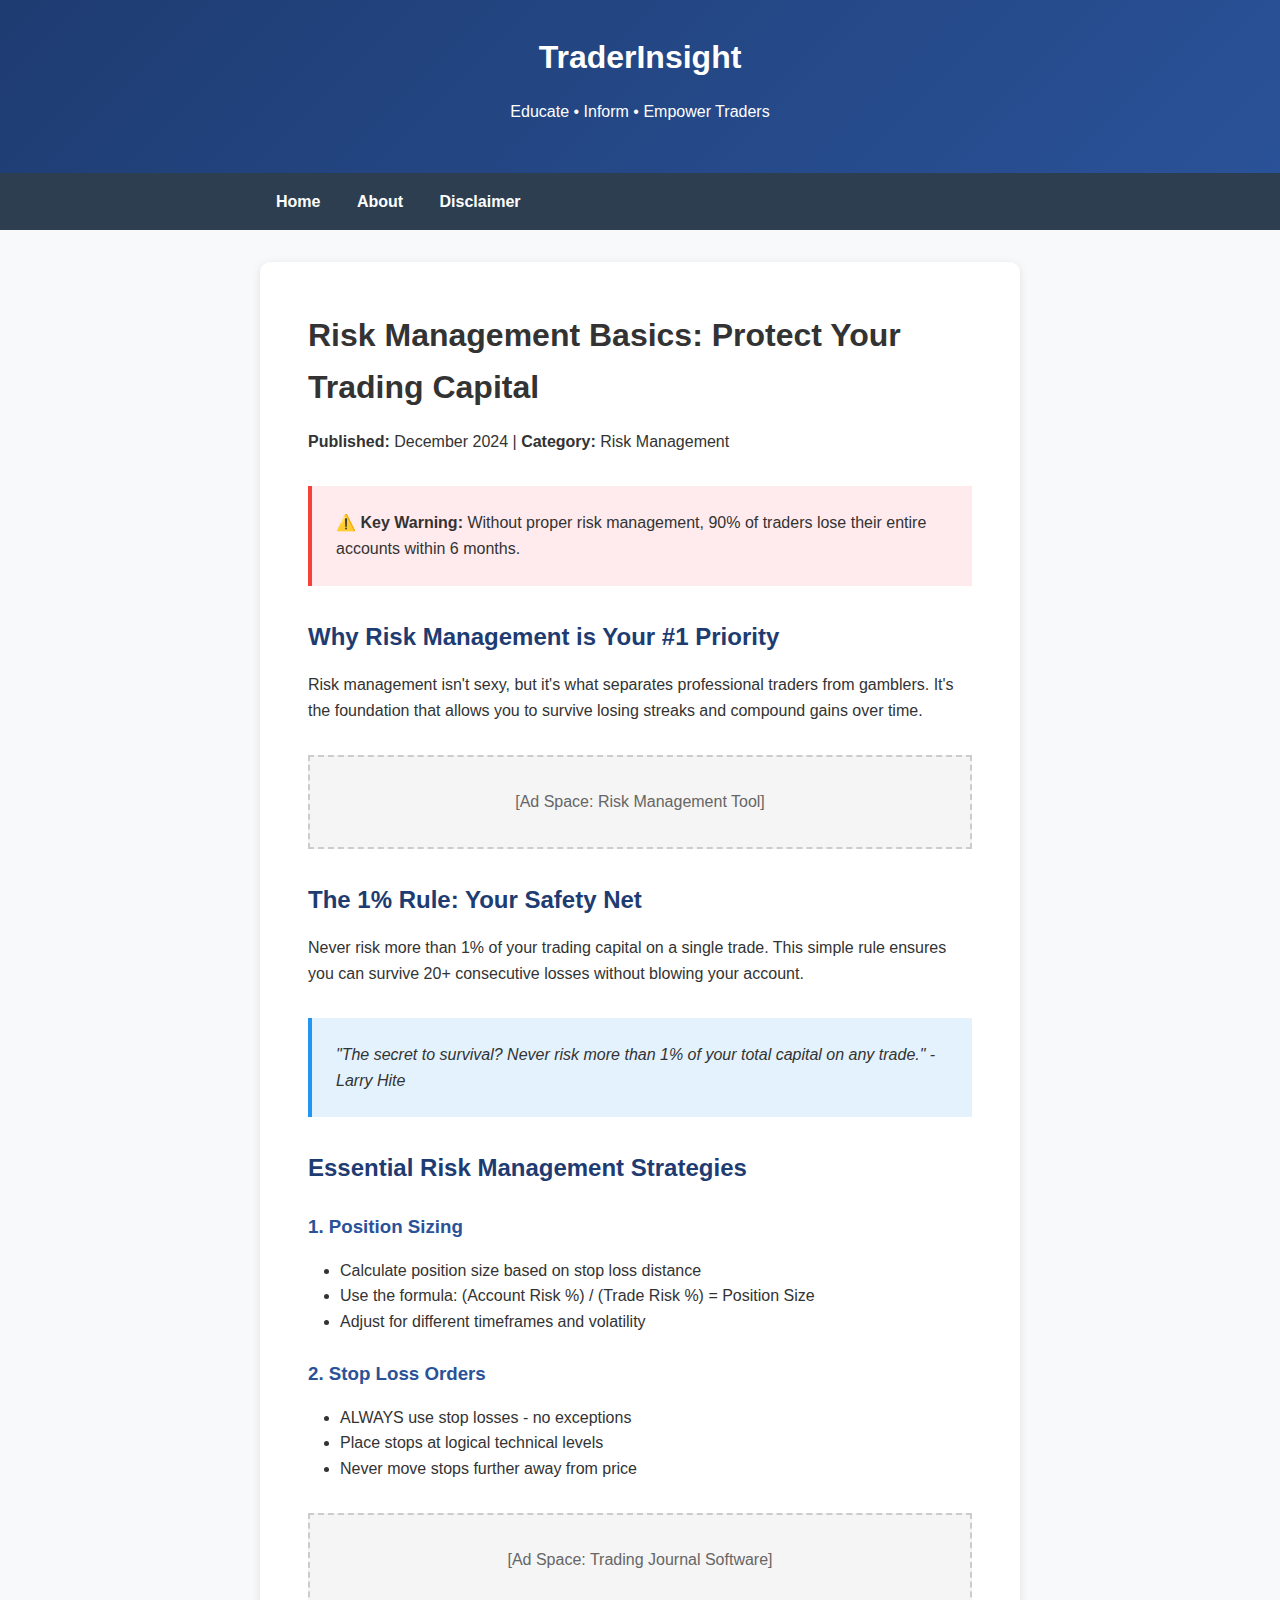
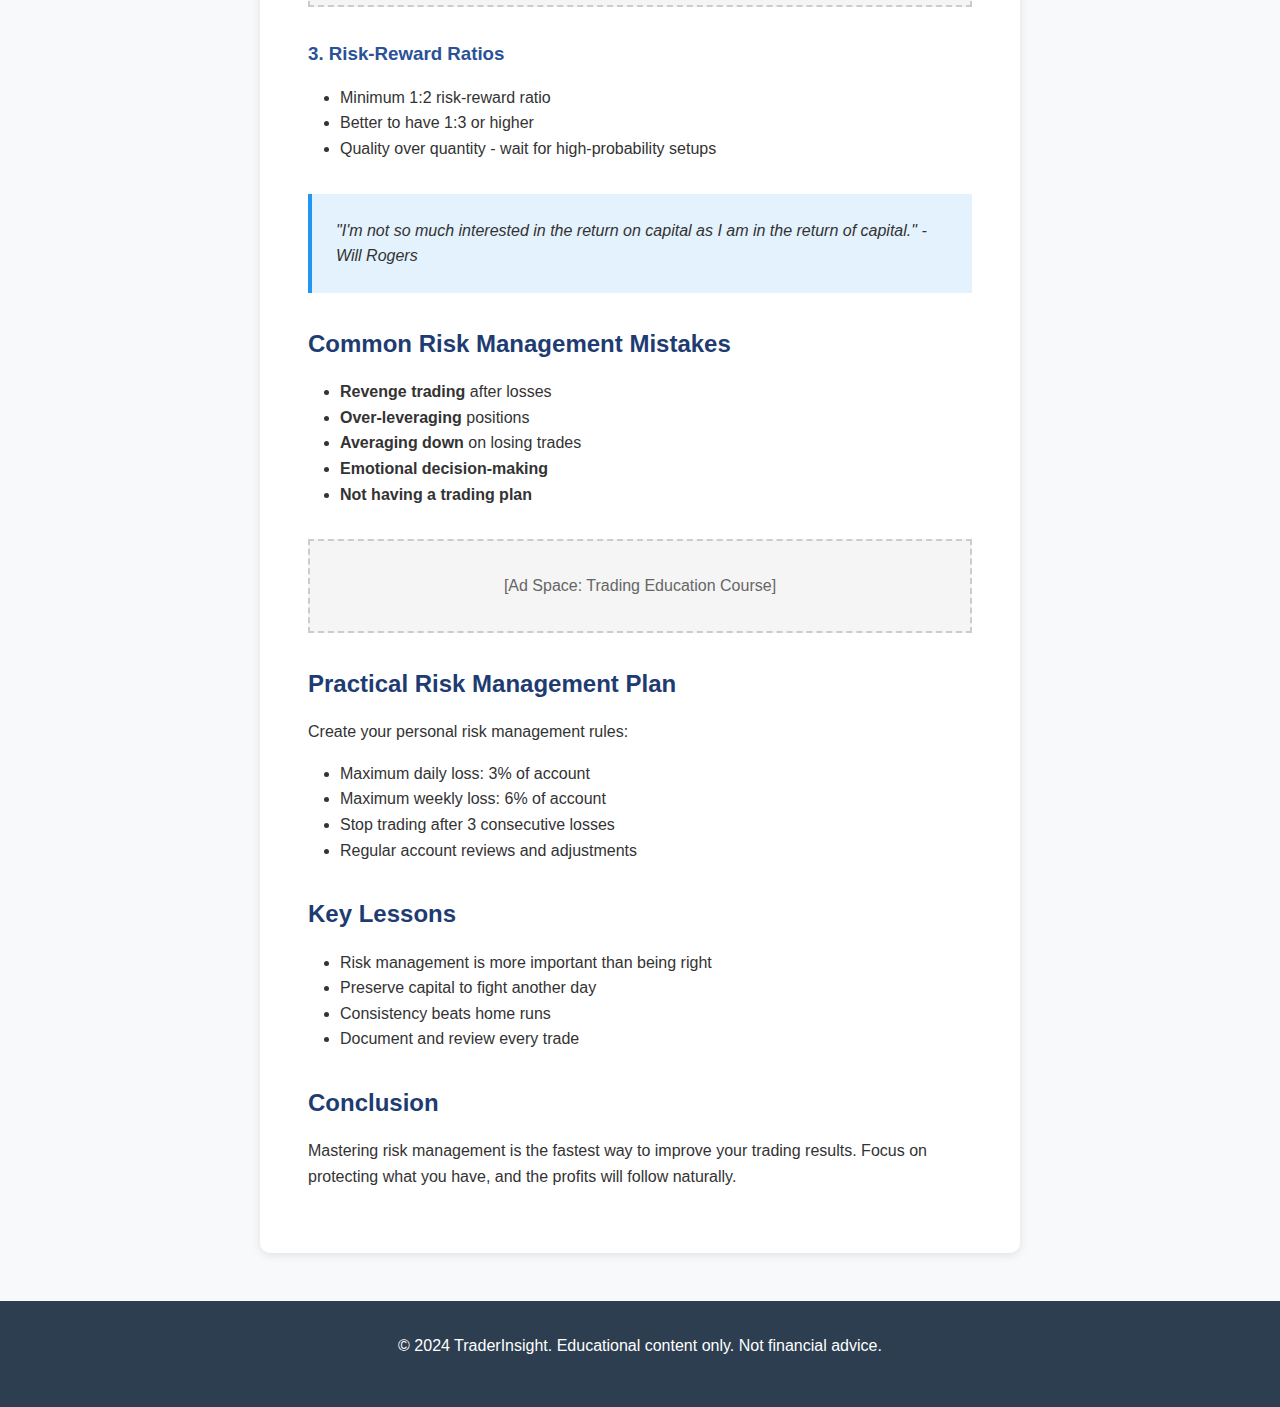
<file: risk-management-basics.html>
<!DOCTYPE html>
<html lang="en">
<head>
    <meta charset="UTF-8">
    <meta name="viewport" content="width=device-width, initial-scale=1.0">
    <title>Risk Management Basics: Protect Your Trading Capital - TraderInsight</title>
    <style>
        * { margin: 0; padding: 0; box-sizing: border-box; }
        body { 
            font-family: 'Arial', sans-serif; 
            line-height: 1.6; 
            color: #333;
            background: #f8f9fa;
        }
        .header {
            background: linear-gradient(135deg, #1e3c72 0%, #2a5298 100%);
            color: white;
            padding: 2rem 0;
            text-align: center;
        }
        .container {
            max-width: 800px;
            margin: 0 auto;
            padding: 0 20px;
        }
        nav {
            background: #2c3e50;
            padding: 1rem 0;
        }
        nav a {
            color: white;
            text-decoration: none;
            margin: 0 1rem;
            font-weight: bold;
        }
        .article-content {
            background: white;
            padding: 3rem;
            margin: 2rem auto;
            border-radius: 10px;
            box-shadow: 0 2px 10px rgba(0,0,0,0.1);
        }
        .quote-box {
            background: #e3f2fd;
            padding: 1.5rem;
            border-left: 4px solid #2196f3;
            margin: 2rem 0;
            font-style: italic;
        }
        .warning-box {
            background: #ffebee;
            padding: 1.5rem;
            border-left: 4px solid #f44336;
            margin: 2rem 0;
        }
        .ad-placeholder {
            background: #f5f5f5;
            border: 2px dashed #ccc;
            padding: 2rem;
            text-align: center;
            margin: 2rem 0;
            color: #666;
        }
        .footer {
            background: #2c3e50;
            color: white;
            text-align: center;
            padding: 2rem 0;
            margin-top: 3rem;
        }
        h1 { margin-bottom: 1rem; }
        h2 { margin: 2rem 0 1rem 0; color: #1e3c72; }
        h3 { margin: 1.5rem 0 0.5rem 0; color: #2a5298; }
        p { margin-bottom: 1rem; }
        ul { margin: 1rem 0 1rem 2rem; }
    </style>
</head>
<body>
    <header class="header">
        <div class="container">
            <h1>TraderInsight</h1>
            <p>Educate • Inform • Empower Traders</p>
        </div>
    </header>

    <nav>
        <div class="container">
            <a href="index.html">Home</a>
            <a href="about.html">About</a>
            <a href="disclaimer.html">Disclaimer</a>
        </div>
    </nav>

    <div class="container">
        <article class="article-content">
            <h1>Risk Management Basics: Protect Your Trading Capital</h1>
            <p><strong>Published:</strong> December 2024 | <strong>Category:</strong> Risk Management</p>
            
            <div class="warning-box">
                <strong>⚠️ Key Warning:</strong> Without proper risk management, 90% of traders lose their entire accounts within 6 months.
            </div>

            <h2>Why Risk Management is Your #1 Priority</h2>
            <p>Risk management isn't sexy, but it's what separates professional traders from gamblers. It's the foundation that allows you to survive losing streaks and compound gains over time.</p>

            <div class="ad-placeholder">
                [Ad Space: Risk Management Tool]
            </div>

            <h2>The 1% Rule: Your Safety Net</h2>
            <p>Never risk more than 1% of your trading capital on a single trade. This simple rule ensures you can survive 20+ consecutive losses without blowing your account.</p>
            
            <div class="quote-box">
                "The secret to survival? Never risk more than 1% of your total capital on any trade." - Larry Hite
            </div>

            <h2>Essential Risk Management Strategies</h2>
            
            <h3>1. Position Sizing</h3>
            <ul>
                <li>Calculate position size based on stop loss distance</li>
                <li>Use the formula: (Account Risk %) / (Trade Risk %) = Position Size</li>
                <li>Adjust for different timeframes and volatility</li>
            </ul>

            <h3>2. Stop Loss Orders</h3>
            <ul>
                <li>ALWAYS use stop losses - no exceptions</li>
                <li>Place stops at logical technical levels</li>
                <li>Never move stops further away from price</li>
            </ul>

            <div class="ad-placeholder">
                [Ad Space: Trading Journal Software]
            </div>

            <h3>3. Risk-Reward Ratios</h3>
            <ul>
                <li>Minimum 1:2 risk-reward ratio</li>
                <li>Better to have 1:3 or higher</li>
                <li>Quality over quantity - wait for high-probability setups</li>
            </ul>

            <div class="quote-box">
                "I'm not so much interested in the return on capital as I am in the return of capital." - Will Rogers
            </div>

            <h2>Common Risk Management Mistakes</h2>
            <ul>
                <li><strong>Revenge trading</strong> after losses</li>
                <li><strong>Over-leveraging</strong> positions</li>
                <li><strong>Averaging down</strong> on losing trades</li>
                <li><strong>Emotional decision-making</strong></li>
                <li><strong>Not having a trading plan</strong></li>
            </ul>

            <div class="ad-placeholder">
                [Ad Space: Trading Education Course]
            </div>

            <h2>Practical Risk Management Plan</h2>
            <p>Create your personal risk management rules:</p>
            <ul>
                <li>Maximum daily loss: 3% of account</li>
                <li>Maximum weekly loss: 6% of account</li>
                <li>Stop trading after 3 consecutive losses</li>
                <li>Regular account reviews and adjustments</li>
            </ul>

            <h2>Key Lessons</h2>
            <ul>
                <li>Risk management is more important than being right</li>
                <li>Preserve capital to fight another day</li>
                <li>Consistency beats home runs</li>
                <li>Document and review every trade</li>
            </ul>

            <h2>Conclusion</h2>
            <p>Mastering risk management is the fastest way to improve your trading results. Focus on protecting what you have, and the profits will follow naturally.</p>
        </article>
    </div>

    <footer class="footer">
        <div class="container">
            <p>&copy; 2024 TraderInsight. Educational content only. Not financial advice.</p>
        </div>
    </footer>
</body>
</html>
</file>
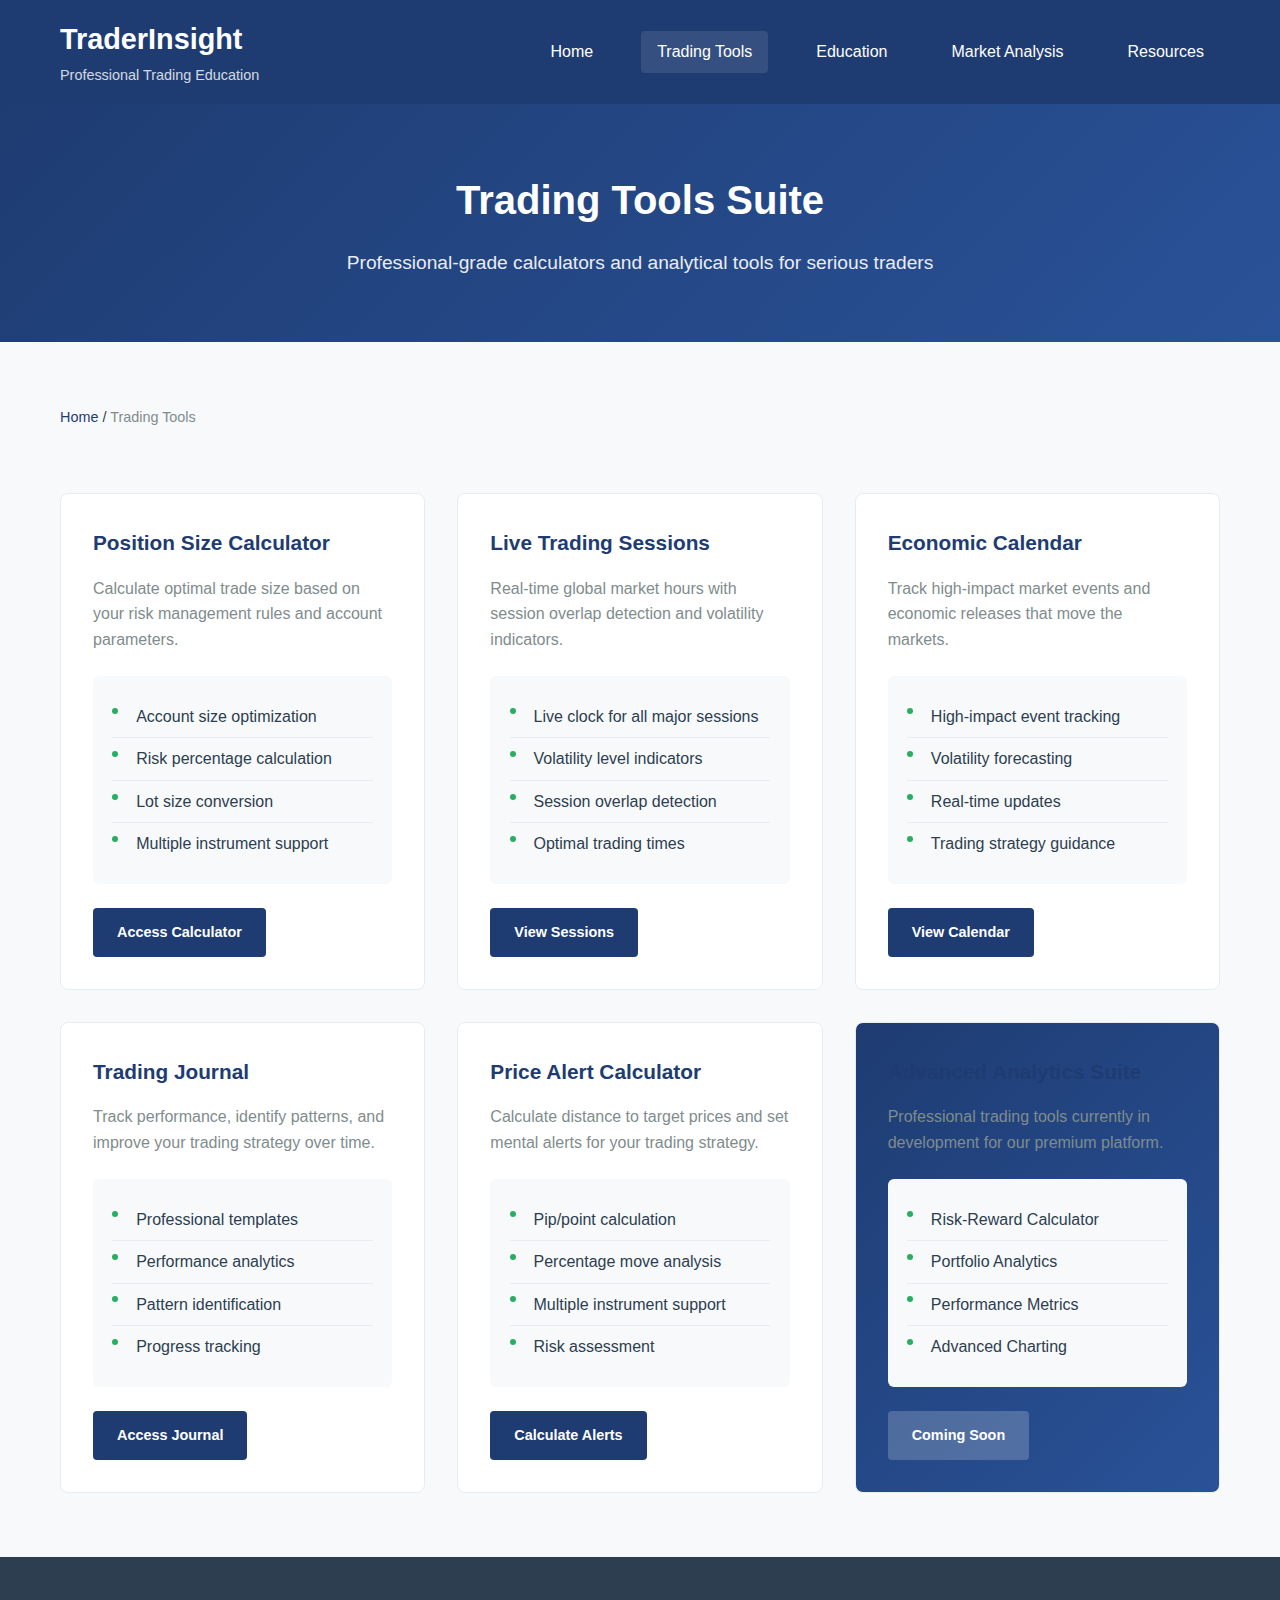
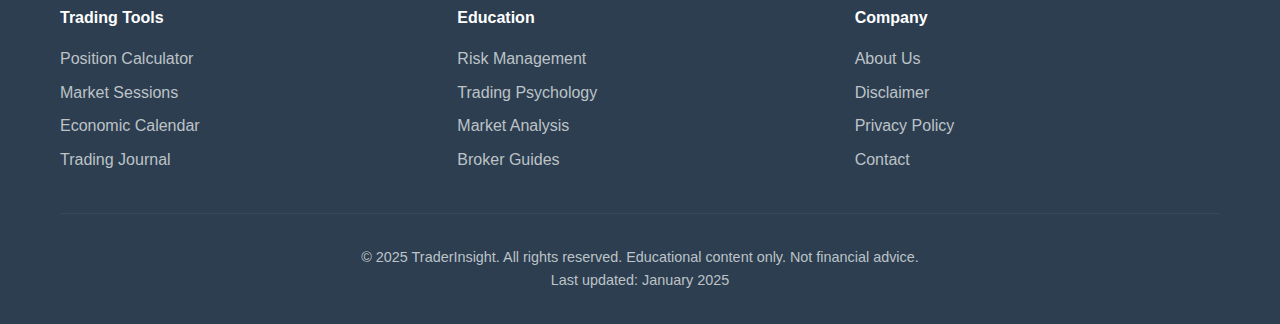
<file: tools.html>
<!DOCTYPE html>
<html lang="en">
<head>
    <meta charset="UTF-8">
    <meta name="viewport" content="width=device-width, initial-scale=1.0">
    <title>Trading Tools - TraderInsight</title>
    <style>
        :root {
            --primary-blue: #1e3c72;
            --secondary-blue: #2a5298;
            --accent-green: #27ae60;
            --dark-text: #2c3e50;
            --light-text: #7f8c8d;
            --background: #f8f9fa;
            --card-bg: #ffffff;
            --border: #e9ecef;
        }
        
        * {
            margin: 0;
            padding: 0;
            box-sizing: border-box;
        }
        
        body {
            font-family: 'Segoe UI', Tahoma, Geneva, Verdana, sans-serif;
            line-height: 1.6;
            color: var(--dark-text);
            background: var(--background);
            min-height: 100vh;
        }

        /* Professional Header */
        .site-header {
            background: var(--primary-blue);
            color: white;
            padding: 1rem 0;
            box-shadow: 0 2px 10px rgba(0,0,0,0.1);
        }

        .container {
            max-width: 1200px;
            margin: 0 auto;
            padding: 0 20px;
        }

        .header-content {
            display: flex;
            justify-content: space-between;
            align-items: center;
        }

        .logo h1 {
            font-size: 1.8rem;
            font-weight: 700;
        }

        .logo h1 a {
            color: white;
            text-decoration: none;
        }

        .tagline {
            font-size: 0.9rem;
            opacity: 0.8;
            margin-top: 0.2rem;
        }

        .main-nav {
            display: flex;
            gap: 2rem;
        }

        .main-nav a {
            color: white;
            text-decoration: none;
            font-weight: 500;
            padding: 0.5rem 1rem;
            border-radius: 4px;
            transition: background 0.3s ease;
        }

        .main-nav a:hover,
        .main-nav a.active {
            background: rgba(255,255,255,0.1);
        }

        /* Main Content */
        .page-header {
            background: linear-gradient(135deg, var(--primary-blue), var(--secondary-blue));
            color: white;
            padding: 4rem 0;
            text-align: center;
            margin-bottom: 3rem;
        }

        .page-header h1 {
            font-size: 2.5rem;
            margin-bottom: 1rem;
            font-weight: 700;
        }

        .page-header p {
            font-size: 1.2rem;
            opacity: 0.9;
            max-width: 600px;
            margin: 0 auto;
        }

        /* Tools Grid */
        .tools-grid {
            display: grid;
            grid-template-columns: repeat(auto-fit, minmax(350px, 1fr));
            gap: 2rem;
            margin: 3rem 0;
        }

        .tool-card {
            background: var(--card-bg);
            border: 1px solid var(--border);
            border-radius: 8px;
            padding: 2rem;
            transition: all 0.3s ease;
            text-decoration: none;
            color: inherit;
            display: block;
            position: relative;
        }

        .tool-card:hover {
            transform: translateY(-4px);
            box-shadow: 0 8px 25px rgba(0,0,0,0.1);
            border-color: var(--primary-blue);
        }

        .tool-card h3 {
            color: var(--primary-blue);
            font-size: 1.3rem;
            margin-bottom: 1rem;
            font-weight: 600;
        }

        .tool-card p {
            color: var(--light-text);
            margin-bottom: 1.5rem;
            line-height: 1.6;
        }

        .tool-features {
            background: var(--background);
            padding: 1.2rem;
            border-radius: 6px;
            margin: 1.5rem 0;
        }

        .tool-features ul {
            list-style: none;
            padding: 0;
        }

        .tool-features li {
            padding: 0.5rem 0;
            border-bottom: 1px solid var(--border);
            color: var(--dark-text);
            position: relative;
            padding-left: 1.5rem;
        }

        .tool-features li:last-child {
            border-bottom: none;
        }

        .tool-features li::before {
            content: '';
            position: absolute;
            left: 0;
            top: 0.8rem;
            width: 6px;
            height: 6px;
            background: var(--accent-green);
            border-radius: 50%;
        }

        .tool-cta {
            display: inline-block;
            background: var(--primary-blue);
            color: white;
            padding: 0.8rem 1.5rem;
            border-radius: 4px;
            text-decoration: none;
            font-weight: 600;
            font-size: 0.9rem;
            transition: background 0.3s ease;
        }

        .tool-cta:hover {
            background: var(--secondary-blue);
        }

        /* Professional Footer */
        .site-footer {
            background: var(--dark-text);
            color: white;
            padding: 3rem 0 2rem;
            margin-top: 4rem;
        }

        .footer-content {
            display: grid;
            grid-template-columns: repeat(auto-fit, minmax(200px, 1fr));
            gap: 2rem;
            margin-bottom: 2rem;
        }

        .footer-section h4 {
            margin-bottom: 1rem;
            color: white;
        }

        .footer-section a {
            color: #bdc3c7;
            text-decoration: none;
            display: block;
            margin: 0.5rem 0;
            transition: color 0.3s ease;
        }

        .footer-section a:hover {
            color: white;
        }

        .copyright {
            text-align: center;
            padding-top: 2rem;
            border-top: 1px solid #34495e;
            color: #bdc3c7;
            font-size: 0.9rem;
        }

        /* Breadcrumb Navigation */
        .breadcrumb {
            background: var(--background);
            padding: 1rem 0;
            font-size: 0.9rem;
            margin-bottom: 2rem;
        }

        .breadcrumb a {
            color: var(--primary-blue);
            text-decoration: none;
        }

        .breadcrumb span {
            color: var(--light-text);
        }

        @media (max-width: 768px) {
            .header-content {
                flex-direction: column;
                gap: 1rem;
            }
            
            .main-nav {
                gap: 1rem;
            }
            
            .tools-grid {
                grid-template-columns: 1fr;
            }
            
            .page-header h1 {
                font-size: 2rem;
            }
        }
    </style>
</head>
<body>
    <!-- Professional Header -->
    <header class="site-header">
        <div class="container">
            <div class="header-content">
                <div class="logo">
                    <h1><a href="index.html">TraderInsight</a></h1>
                    <span class="tagline">Professional Trading Education</span>
                </div>
                <nav class="main-nav">
                    <a href="index.html">Home</a>
                    <a href="tools.html" class="active">Trading Tools</a>
                    <a href="education.html">Education</a>
                    <a href="analysis.html">Market Analysis</a>
                    <a href="resources.html">Resources</a>
                </nav>
            </div>
        </div>
    </header>

    <!-- Page Header -->
    <div class="page-header">
        <div class="container">
            <h1>Trading Tools Suite</h1>
            <p>Professional-grade calculators and analytical tools for serious traders</p>
        </div>
    </div>

    <!-- Breadcrumb -->
    <div class="breadcrumb">
        <div class="container">
            <a href="index.html">Home</a> / <span>Trading Tools</span>
        </div>
    </div>

    <!-- Main Content -->
    <div class="container">
        <div class="tools-grid">
            <!-- Position Size Calculator -->
            <a href="position-calculator.html" class="tool-card">
                <h3>Position Size Calculator</h3>
                <p>Calculate optimal trade size based on your risk management rules and account parameters.</p>
                <div class="tool-features">
                    <ul>
                        <li>Account size optimization</li>
                        <li>Risk percentage calculation</li>
                        <li>Lot size conversion</li>
                        <li>Multiple instrument support</li>
                    </ul>
                </div>
                <div class="tool-cta">Access Calculator</div>
            </a>

            <!-- Trading Sessions -->
            <a href="trading-sessions.html" class="tool-card">
                <h3>Live Trading Sessions</h3>
                <p>Real-time global market hours with session overlap detection and volatility indicators.</p>
                <div class="tool-features">
                    <ul>
                        <li>Live clock for all major sessions</li>
                        <li>Volatility level indicators</li>
                        <li>Session overlap detection</li>
                        <li>Optimal trading times</li>
                    </ul>
                </div>
                <div class="tool-cta">View Sessions</div>
            </a>

            <!-- Economic Calendar -->
            <a href="economic-calendar.html" class="tool-card">
                <h3>Economic Calendar</h3>
                <p>Track high-impact market events and economic releases that move the markets.</p>
                <div class="tool-features">
                    <ul>
                        <li>High-impact event tracking</li>
                        <li>Volatility forecasting</li>
                        <li>Real-time updates</li>
                        <li>Trading strategy guidance</li>
                    </ul>
                </div>
                <div class="tool-cta">View Calendar</div>
            </a>

            <!-- Trading Journal -->
            <a href="trading-journal.html" class="tool-card">
                <h3>Trading Journal</h3>
                <p>Track performance, identify patterns, and improve your trading strategy over time.</p>
                <div class="tool-features">
                    <ul>
                        <li>Professional templates</li>
                        <li>Performance analytics</li>
                        <li>Pattern identification</li>
                        <li>Progress tracking</li>
                    </ul>
                </div>
                <div class="tool-cta">Access Journal</div>
            </a>

            <!-- Price Alert Calculator -->
            <a href="price-alert-calculator.html" class="tool-card">
                <h3>Price Alert Calculator</h3>
                <p>Calculate distance to target prices and set mental alerts for your trading strategy.</p>
                <div class="tool-features">
                    <ul>
                        <li>Pip/point calculation</li>
                        <li>Percentage move analysis</li>
                        <li>Multiple instrument support</li>
                        <li>Risk assessment</li>
                    </ul>
                </div>
                <div class="tool-cta">Calculate Alerts</div>
            </a>

            <!-- Coming Soon -->
            <div class="tool-card" style="background: linear-gradient(135deg, var(--primary-blue), var(--secondary-blue)); color: white;">
                <h3>Advanced Analytics Suite</h3>
                <p>Professional trading tools currently in development for our premium platform.</p>
                <div class="tool-features">
                    <ul>
                        <li>Risk-Reward Calculator</li>
                        <li>Portfolio Analytics</li>
                        <li>Performance Metrics</li>
                        <li>Advanced Charting</li>
                    </ul>
                </div>
                <div class="tool-cta" style="background: rgba(255,255,255,0.2);">Coming Soon</div>
            </div>
        </div>
    </div>

    <!-- Professional Footer -->
    <footer class="site-footer">
        <div class="container">
            <div class="footer-content">
                <div class="footer-section">
                    <h4>Trading Tools</h4>
                    <a href="position-calculator.html">Position Calculator</a>
                    <a href="trading-sessions.html">Market Sessions</a>
                    <a href="economic-calendar.html">Economic Calendar</a>
                    <a href="trading-journal.html">Trading Journal</a>
                </div>
                <div class="footer-section">
                    <h4>Education</h4>
                    <a href="risk-management.html">Risk Management</a>
                    <a href="trading-psychology.html">Trading Psychology</a>
                    <a href="market-analysis.html">Market Analysis</a>
                    <a href="broker-guides.html">Broker Guides</a>
                </div>
                <div class="footer-section">
                    <h4>Company</h4>
                    <a href="about.html">About Us</a>
                    <a href="disclaimer.html">Disclaimer</a>
                    <a href="privacy.html">Privacy Policy</a>
                    <a href="contact.html">Contact</a>
                </div>
            </div>
            <div class="copyright">
                <p>&copy; 2025 TraderInsight. All rights reserved. Educational content only. Not financial advice.</p>
                <p>Last updated: January 2025</p>
            </div>
        </div>
    </footer>
</body>
</html>
</file>
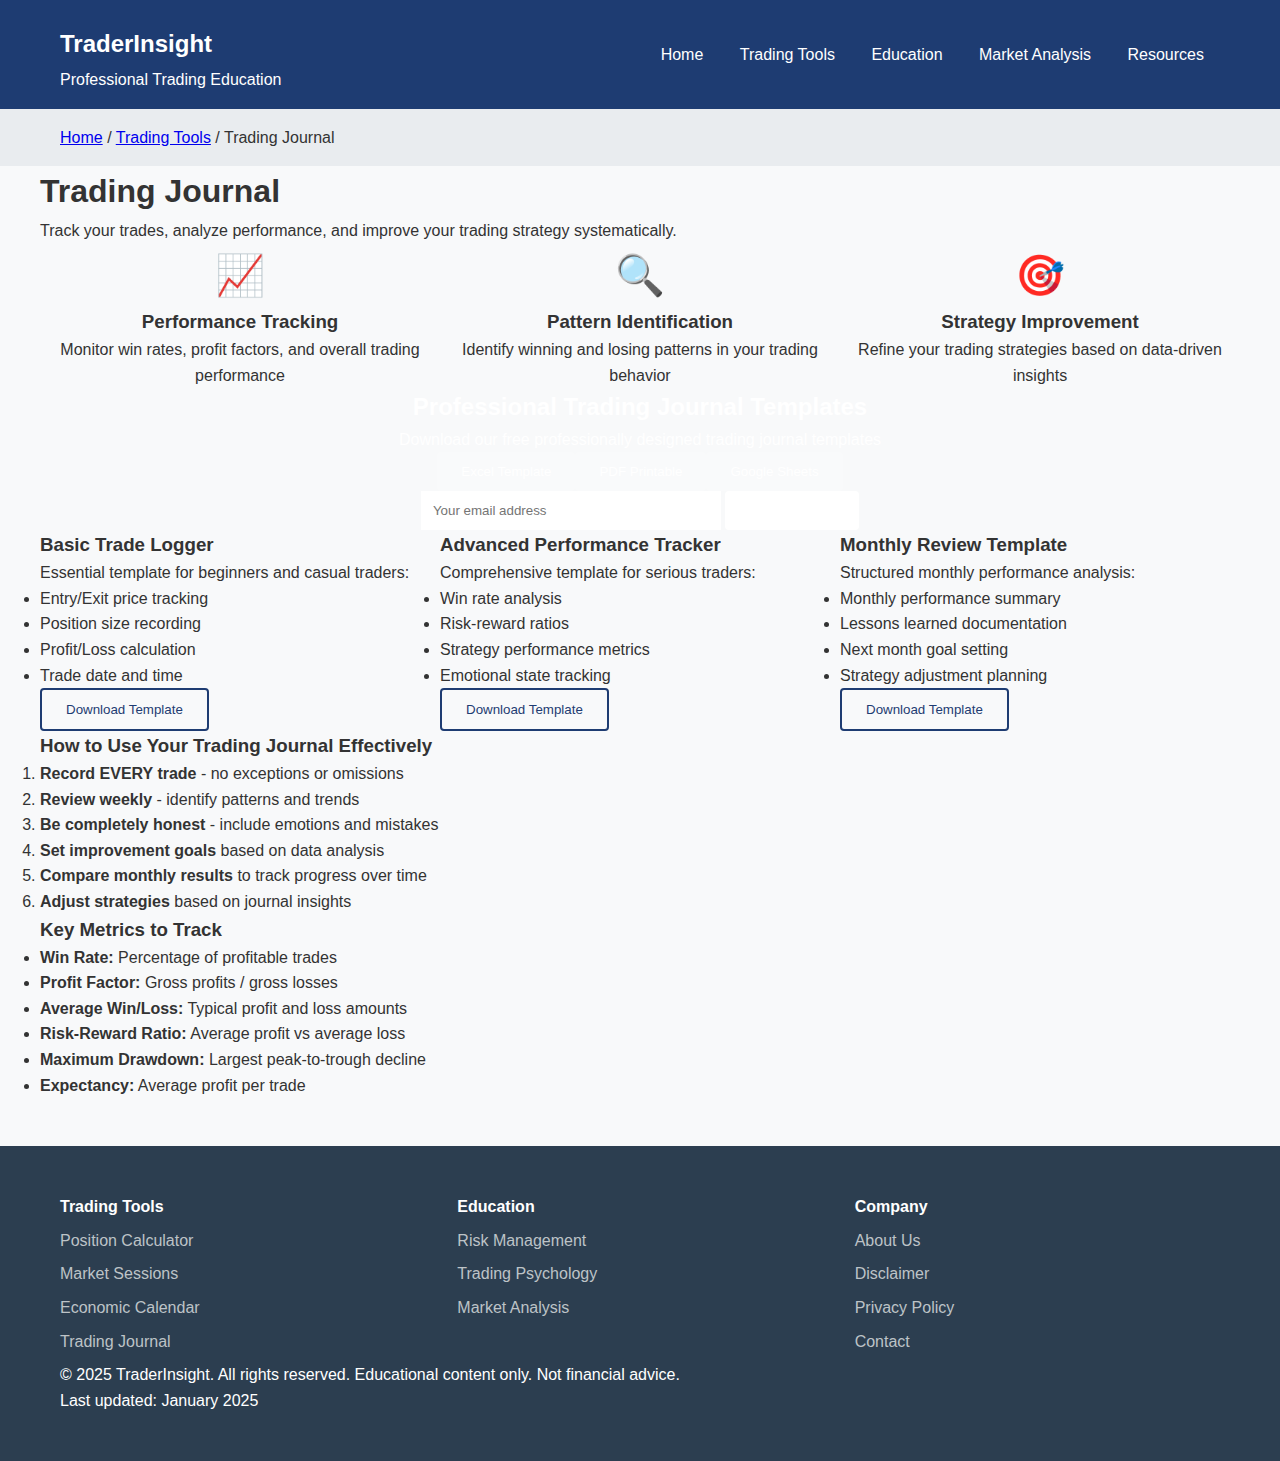
<file: trading-journal.html>
<!DOCTYPE html>
<html lang="en">
<head>
    <meta charset="UTF-8">
    <meta name="viewport" content="width=device-width, initial-scale=1.0">
    <title>Trading Journal - TraderInsight</title>
    <link rel="stylesheet" href="../css/styles.css">
    <style>
        .download-section { background: linear-gradient(135deg, var(--primary-blue), var(--secondary-blue)); color: white; padding: var(--space-xl); border-radius: var(--radius-md); text-align: center; margin: var(--space-xl) 0; }
        .template-grid { display: grid; grid-template-columns: repeat(auto-fit, minmax(300px, 1fr)); gap: var(--space-lg); margin: var(--space-xl) 0; }
        .benefits-grid { display: grid; grid-template-columns: repeat(auto-fit, minmax(250px, 1fr)); gap: var(--space-lg); margin: var(--space-lg) 0; }
        .benefit-card { text-align: center; padding: var(--space-lg); }
        .benefit-icon { font-size: 2.5rem; margin-bottom: var(--space-md); color: var(--primary-blue); }
    </style>
</head>
<body>
    <header class="site-header">
        <div class="container">
            <div class="header-content">
                <div class="logo">
                    <h1><a href="../index.html">TraderInsight</a></h1>
                    <span class="tagline">Professional Trading Education</span>
                </div>
                <nav class="main-nav">
                    <a href="../index.html">Home</a>
                    <a href="index.html" class="active">Trading Tools</a>
                    <a href="../education/index.html">Education</a>
                    <a href="../analysis.html">Market Analysis</a>
                    <a href="../resources.html">Resources</a>
                </nav>
            </div>
        </div>
    </header>

    <main class="main-content">
        <div class="breadcrumb">
            <div class="container">
                <a href="../index.html">Home</a> / <a href="index.html">Trading Tools</a> / <span>Trading Journal</span>
            </div>
        </div>

        <section class="container" style="padding: var(--space-xl) 0;">
            <h1>Trading Journal</h1>
            <p>Track your trades, analyze performance, and improve your trading strategy systematically.</p>

            <div class="benefits-grid">
                <div class="benefit-card">
                    <div class="benefit-icon">📈</div>
                    <h3>Performance Tracking</h3>
                    <p>Monitor win rates, profit factors, and overall trading performance</p>
                </div>
                <div class="benefit-card">
                    <div class="benefit-icon">🔍</div>
                    <h3>Pattern Identification</h3>
                    <p>Identify winning and losing patterns in your trading behavior</p>
                </div>
                <div class="benefit-card">
                    <div class="benefit-icon">🎯</div>
                    <h3>Strategy Improvement</h3>
                    <p>Refine your trading strategies based on data-driven insights</p>
                </div>
            </div>

            <div class="download-section">
                <h2>Professional Trading Journal Templates</h2>
                <p>Download our free professionally designed trading journal templates</p>
                
                <div style="display: flex; gap: var(--space-md); justify-content: center; flex-wrap: wrap; margin: var(--space-lg) 0;">
                    <button class="btn" style="background: rgba(255,255,255,0.2); color: white;" onclick="alert('Excel template download coming soon!')">
                        Excel Template
                    </button>
                    <button class="btn" style="background: rgba(255,255,255,0.2); color: white;" onclick="alert('PDF template download coming soon!')">
                        PDF Printable
                    </button>
                    <button class="btn" style="background: rgba(255,255,255,0.2); color: white;" onclick="alert('Google Sheets template coming soon!')">
                        Google Sheets
                    </button>
                </div>
                
                <div style="margin-top: var(--space-lg);">
                    <input type="email" placeholder="Your email address" style="padding: 0.75rem; width: 300px; max-width: 100%; border: none; border-radius: var(--radius-sm); margin-right: var(--space-sm);">
                    <button class="btn" style="background: white; color: var(--primary-blue);">Get Templates</button>
                </div>
            </div>

            <div class="template-grid">
                <div class="card">
                    <h3>Basic Trade Logger</h3>
                    <p>Essential template for beginners and casual traders:</p>
                    <ul>
                        <li>Entry/Exit price tracking</li>
                        <li>Position size recording</li>
                        <li>Profit/Loss calculation</li>
                        <li>Trade date and time</li>
                    </ul>
                    <button class="btn btn-outline" onclick="alert('Template download coming soon!')">Download Template</button>
                </div>
                
                <div class="card">
                    <h3>Advanced Performance Tracker</h3>
                    <p>Comprehensive template for serious traders:</p>
                    <ul>
                        <li>Win rate analysis</li>
                        <li>Risk-reward ratios</li>
                        <li>Strategy performance metrics</li>
                        <li>Emotional state tracking</li>
                    </ul>
                    <button class="btn btn-outline" onclick="alert('Template download coming soon!')">Download Template</button>
                </div>
                
                <div class="card">
                    <h3>Monthly Review Template</h3>
                    <p>Structured monthly performance analysis:</p>
                    <ul>
                        <li>Monthly performance summary</li>
                        <li>Lessons learned documentation</li>
                        <li>Next month goal setting</li>
                        <li>Strategy adjustment planning</li>
                    </ul>
                    <button class="btn btn-outline" onclick="alert('Template download coming soon!')">Download Template</button>
                </div>
            </div>

            <div class="grid grid-2" style="margin-top: var(--space-xl);">
                <div class="card">
                    <h3>How to Use Your Trading Journal Effectively</h3>
                    <ol>
                        <li><strong>Record EVERY trade</strong> - no exceptions or omissions</li>
                        <li><strong>Review weekly</strong> - identify patterns and trends</li>
                        <li><strong>Be completely honest</strong> - include emotions and mistakes</li>
                        <li><strong>Set improvement goals</strong> based on data analysis</li>
                        <li><strong>Compare monthly results</strong> to track progress over time</li>
                        <li><strong>Adjust strategies</strong> based on journal insights</li>
                    </ol>
                </div>
                <div class="card">
                    <h3>Key Metrics to Track</h3>
                    <ul>
                        <li><strong>Win Rate:</strong> Percentage of profitable trades</li>
                        <li><strong>Profit Factor:</strong> Gross profits / gross losses</li>
                        <li><strong>Average Win/Loss:</strong> Typical profit and loss amounts</li>
                        <li><strong>Risk-Reward Ratio:</strong> Average profit vs average loss</li>
                        <li><strong>Maximum Drawdown:</strong> Largest peak-to-trough decline</li>
                        <li><strong>Expectancy:</strong> Average profit per trade</li>
                    </ul>
                </div>
            </div>
        </section>
    </main>

    <footer class="site-footer">
        <div class="container">
            <div class="footer-content">
                <div class="footer-section">
                    <h4>Trading Tools</h4>
                    <a href="position-calculator.html">Position Calculator</a>
                    <a href="trading-sessions.html">Market Sessions</a>
                    <a href="economic-calendar.html">Economic Calendar</a>
                    <a href="trading-journal.html">Trading Journal</a>
                </div>
                <div class="footer-section">
                    <h4>Education</h4>
                    <a href="../education/risk-management.html">Risk Management</a>
                    <a href="../education/trading-psychology.html">Trading Psychology</a>
                    <a href="../education/market-analysis.html">Market Analysis</a>
                </div>
                <div class="footer-section">
                    <h4>Company</h4>
                    <a href="../about.html">About Us</a>
                    <a href="../disclaimer.html">Disclaimer</a>
                    <a href="../privacy.html">Privacy Policy</a>
                    <a href="../contact.html">Contact</a>
                </div>
            </div>
            <div class="copyright">
                <p>&copy; 2025 TraderInsight. All rights reserved. Educational content only. Not financial advice.</p>
                <p>Last updated: January 2025</p>
            </div>
        </div>
    </footer>
</body>
</html>
</file>
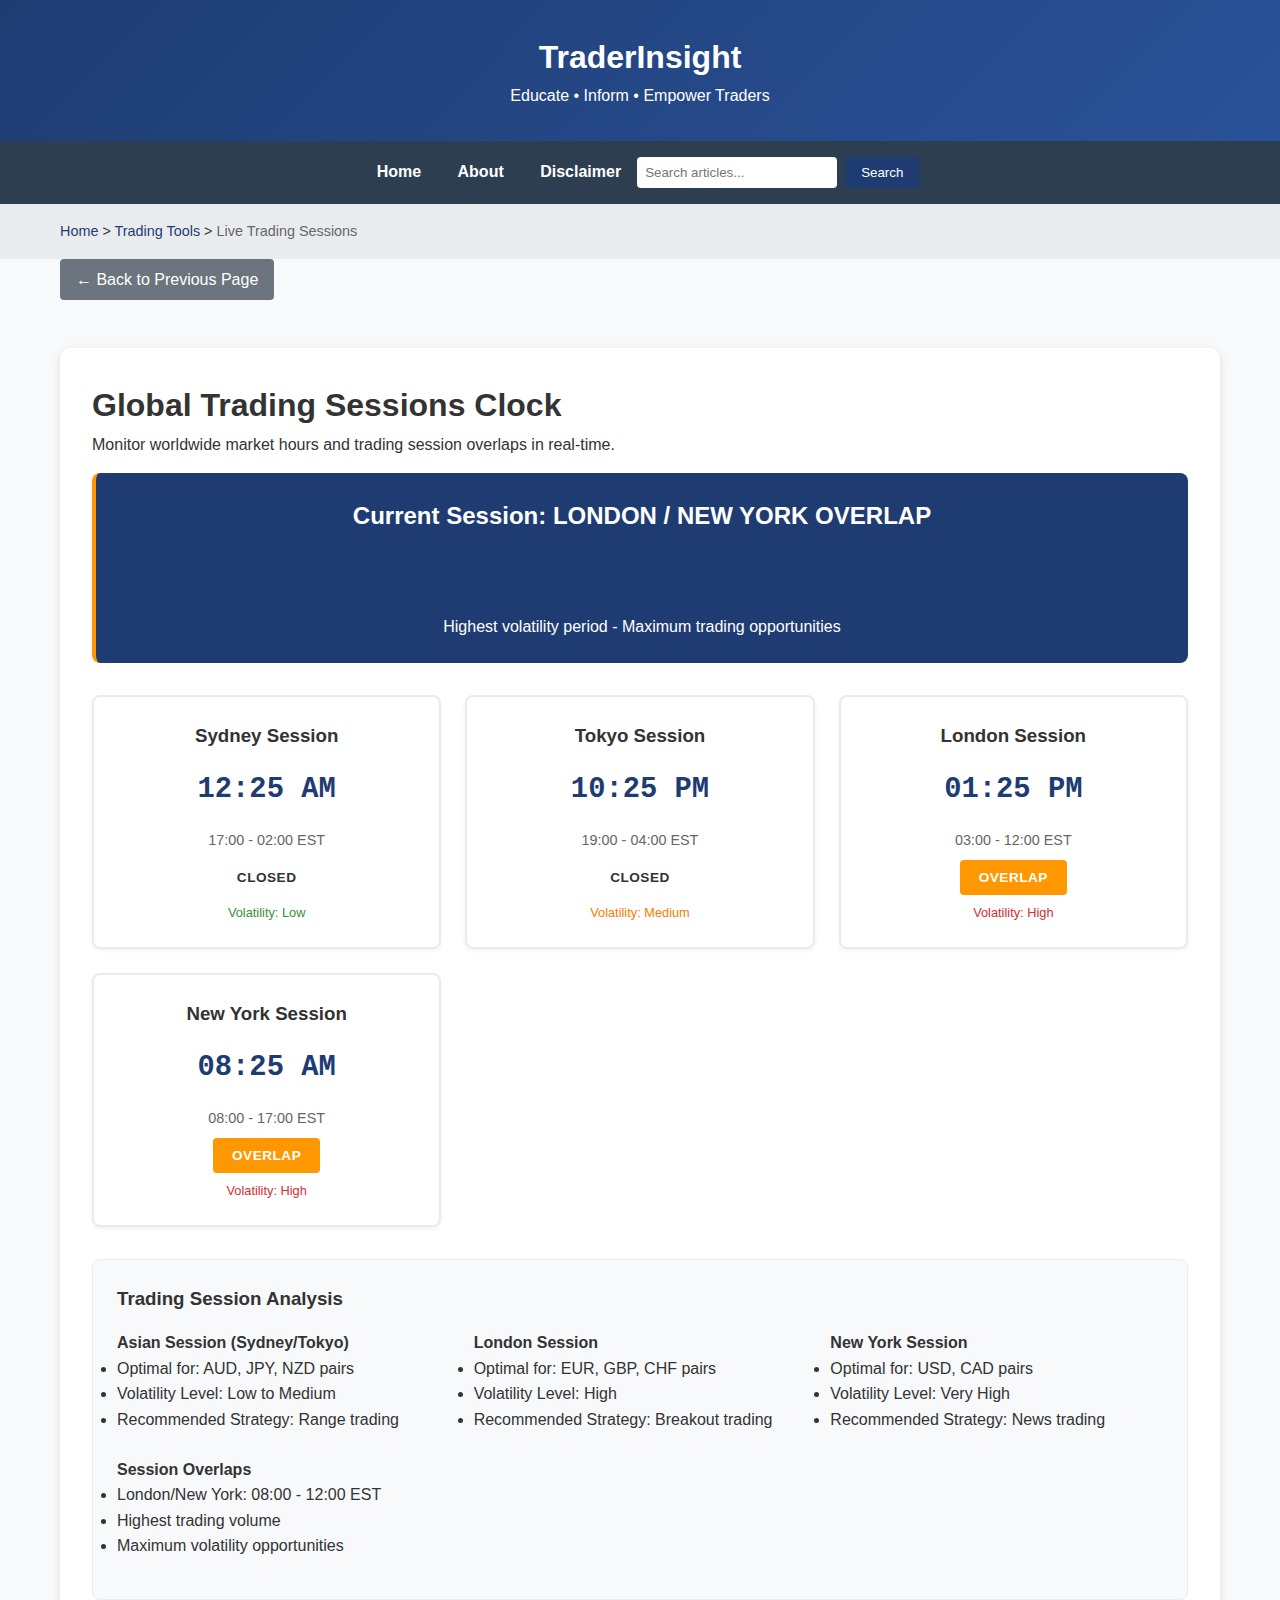
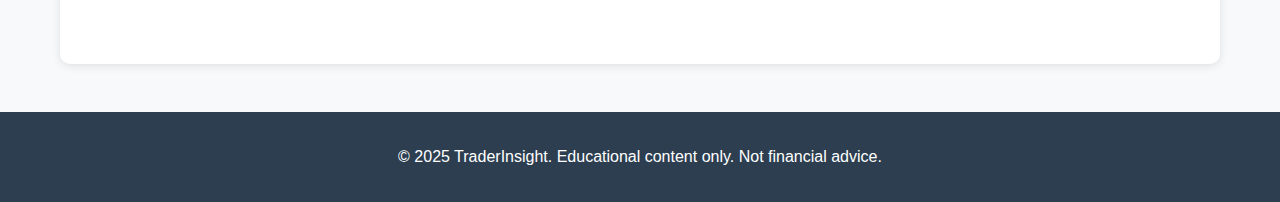
<file: trading-sessions.html>
<!DOCTYPE html>
<html lang="en">
<head>
    <meta charset="UTF-8">
    <meta name="viewport" content="width=device-width, initial-scale=1.0">
    <title>Live Trading Sessions Clock - TraderInsight</title>
    <style>
        * { margin: 0; padding: 0; box-sizing: border-box; }
        body { 
            font-family: 'Arial', sans-serif; 
            line-height: 1.6; 
            color: #333;
            background: #f8f9fa;
        }
        .header {
            background: linear-gradient(135deg, #1e3c72 0%, #2a5298 100%);
            color: white;
            padding: 2rem 0;
            text-align: center;
        }
        .container {
            max-width: 1200px;
            margin: 0 auto;
            padding: 0 20px;
        }
        nav {
            background: #2c3e50;
            padding: 1rem 0;
            display: flex;
            justify-content: space-between;
            align-items: center;
        }
        .nav-links a {
            color: white;
            text-decoration: none;
            margin: 0 1rem;
            font-weight: bold;
        }
        .search-box {
            display: flex;
            gap: 0.5rem;
        }
        .search-box input {
            padding: 0.5rem;
            border: none;
            border-radius: 4px;
            width: 200px;
        }
        .search-box button {
            padding: 0.5rem 1rem;
            background: #1e3c72;
            color: white;
            border: none;
            border-radius: 4px;
            cursor: pointer;
        }
        .breadcrumb {
            background: #e9ecef;
            padding: 1rem 0;
            font-size: 0.9rem;
        }
        .breadcrumb a {
            color: #1e3c72;
            text-decoration: none;
        }
        .breadcrumb span {
            color: #666;
        }
        .sessions-container {
            background: white;
            padding: 2rem;
            margin: 2rem auto;
            border-radius: 10px;
            box-shadow: 0 2px 10px rgba(0,0,0,0.1);
        }
        .current-session {
            background: #1e3c72;
            color: white;
            padding: 1.5rem;
            border-radius: 8px;
            margin: 1rem 0;
            text-align: center;
            border-left: 4px solid #4caf50;
        }
        .session-overlap {
            border-left: 4px solid #ff9800;
        }
        .session-closed {
            border-left: 4px solid #6c757d;
        }
        .clock-grid {
            display: grid;
            grid-template-columns: repeat(auto-fit, minmax(280px, 1fr));
            gap: 1.5rem;
            margin: 2rem 0;
        }
        .clock-card {
            background: white;
            padding: 1.5rem;
            border-radius: 8px;
            border: 2px solid #e9ecef;
            text-align: center;
            transition: all 0.3s ease;
            box-shadow: 0 2px 4px rgba(0,0,0,0.05);
        }
        .clock-card.active {
            border-color: #4caf50;
            box-shadow: 0 4px 8px rgba(76, 175, 80, 0.2);
        }
        .clock-card.overlap {
            border-color: #ff9800;
            box-shadow: 0 4px 8px rgba(255, 152, 0, 0.2);
        }
        .time-display {
            font-size: 1.8rem;
            font-weight: bold;
            color: #1e3c72;
            margin: 1rem 0;
            font-family: 'Courier New', monospace;
        }
        .session-status {
            display: inline-block;
            padding: 0.4rem 1.2rem;
            border-radius: 4px;
            font-size: 0.85rem;
            font-weight: bold;
            text-transform: uppercase;
            letter-spacing: 0.5px;
        }
        .status-open { 
            background: #4caf50; 
            color: white; 
        }
        .status-closed { 
            background: #6c757d; 
            color: white; 
        }
        .status-overlap { 
            background: #ff9800; 
            color: white; 
        }
        .back-button {
            background: #6c757d;
            color: white;
            padding: 0.5rem 1rem;
            border: none;
            border-radius: 4px;
            cursor: pointer;
            margin-bottom: 1rem;
            text-decoration: none;
            display: inline-block;
        }
        .footer {
            background: #2c3e50;
            color: white;
            text-align: center;
            padding: 2rem 0;
            margin-top: 3rem;
        }
        .volatility-info {
            background: #f8f9fa;
            padding: 1.5rem;
            border-radius: 8px;
            margin: 2rem 0;
            border: 1px solid #e9ecef;
        }
        .session-hours {
            color: #666;
            font-size: 0.9rem;
            margin: 0.5rem 0;
        }
        .volatility-indicator {
            font-size: 0.8rem;
            margin-top: 0.5rem;
        }
        .volatility-high { color: #d32f2f; }
        .volatility-medium { color: #f57c00; }
        .volatility-low { color: #388e3c; }
    </style>
</head>
<body>
    <header class="header">
        <div class="container">
            <h1>TraderInsight</h1>
            <p>Educate • Inform • Empower Traders</p>
        </div>
    </header>

    <nav>
        <div class="container" style="display: flex; justify-content: space-between; align-items: center;">
            <div class="nav-links">
                <a href="index.html">Home</a>
                <a href="about.html">About</a>
                <a href="disclaimer.html">Disclaimer</a>
            </div>
            <div class="search-box">
                <input type="text" id="searchInput" placeholder="Search articles...">
                <button onclick="performSearch()">Search</button>
            </div>
        </div>
    </nav>

    <div class="breadcrumb">
        <div class="container">
            <a href="index.html">Home</a> > <a href="tools.html">Trading Tools</a> > <span>Live Trading Sessions</span>
        </div>
    </div>

    <div class="container">
        <a href="javascript:history.back()" class="back-button">← Back to Previous Page</a>

        <div class="sessions-container">
            <h1>Global Trading Sessions Clock</h1>
            <p>Monitor worldwide market hours and trading session overlaps in real-time.</p>
            
            <div id="currentSession" class="current-session">
                <h2>Current Session: <span id="activeSession">Loading...</span></h2>
                <div class="time-display" id="currentTime">Loading...</div>
                <div id="sessionMessage">Checking market status...</div>
            </div>

            <div class="clock-grid">
                <!-- Sydney Session -->
                <div class="clock-card" id="sydneyCard">
                    <h3>Sydney Session</h3>
                    <div class="time-display" id="sydneyTime">--:-- --</div>
                    <div class="session-hours">17:00 - 02:00 EST</div>
                    <div class="session-status" id="sydneyStatus">Closed</div>
                    <div class="volatility-indicator volatility-low">
                        Volatility: Low
                    </div>
                </div>

                <!-- Tokyo Session -->
                <div class="clock-card" id="tokyoCard">
                    <h3>Tokyo Session</h3>
                    <div class="time-display" id="tokyoTime">--:-- --</div>
                    <div class="session-hours">19:00 - 04:00 EST</div>
                    <div class="session-status" id="tokyoStatus">Closed</div>
                    <div class="volatility-indicator volatility-medium">
                        Volatility: Medium
                    </div>
                </div>

                <!-- London Session -->
                <div class="clock-card" id="londonCard">
                    <h3>London Session</h3>
                    <div class="time-display" id="londonTime">--:-- --</div>
                    <div class="session-hours">03:00 - 12:00 EST</div>
                    <div class="session-status" id="londonStatus">Closed</div>
                    <div class="volatility-indicator volatility-high">
                        Volatility: High
                    </div>
                </div>

                <!-- New York Session -->
                <div class="clock-card" id="newyorkCard">
                    <h3>New York Session</h3>
                    <div class="time-display" id="newyorkTime">--:-- --</div>
                    <div class="session-hours">08:00 - 17:00 EST</div>
                    <div class="session-status" id="newyorkStatus">Closed</div>
                    <div class="volatility-indicator volatility-high">
                        Volatility: High
                    </div>
                </div>
            </div>

            <div class="volatility-info">
                <h3>Trading Session Analysis</h3>
                <div style="display: grid; grid-template-columns: repeat(auto-fit, minmax(250px, 1fr)); gap: 1.5rem; margin: 1rem 0;">
                    <div>
                        <h4>Asian Session (Sydney/Tokyo)</h4>
                        <ul>
                            <li>Optimal for: AUD, JPY, NZD pairs</li>
                            <li>Volatility Level: Low to Medium</li>
                            <li>Recommended Strategy: Range trading</li>
                        </ul>
                    </div>
                    <div>
                        <h4>London Session</h4>
                        <ul>
                            <li>Optimal for: EUR, GBP, CHF pairs</li>
                            <li>Volatility Level: High</li>
                            <li>Recommended Strategy: Breakout trading</li>
                        </ul>
                    </div>
                    <div>
                        <h4>New York Session</h4>
                        <ul>
                            <li>Optimal for: USD, CAD pairs</li>
                            <li>Volatility Level: Very High</li>
                            <li>Recommended Strategy: News trading</li>
                        </ul>
                    </div>
                    <div>
                        <h4>Session Overlaps</h4>
                        <ul>
                            <li>London/New York: 08:00 - 12:00 EST</li>
                            <li>Highest trading volume</li>
                            <li>Maximum volatility opportunities</li>
                        </ul>
                    </div>
                </div>
            </div>
        </div>
    </div>

    <footer class="footer">
        <div class="container">
            <p>&copy; 2025 TraderInsight. Educational content only. Not financial advice.</p>
        </div>
    </footer>

    <script>
        function updateAllClocks() {
            const now = new Date();
            
            // Timezone offsets (hours)
            const timezones = {
                sydney: 11, // AEDT
                tokyo: 9,   // JST
                london: 0,  // GMT
                newyork: -5 // EST
            };

            // Update each clock
            updateClock('sydney', timezones.sydney);
            updateClock('tokyo', timezones.tokyo);
            updateClock('london', timezones.london);
            updateClock('newyork', timezones.newyork);
            
            // Update current session status
            updateSessionStatus(now);
            
            // Update current time display
            document.getElementById('currentTime').textContent = now.toLocaleTimeString('en-US', { 
                hour12: true,
                hour: '2-digit',
                minute: '2-digit',
                second: '2-digit'
            });
        }

        function updateClock(city, offset) {
            const now = new Date();
            const utc = now.getTime() + (now.getTimezoneOffset() * 60000);
            const cityTime = new Date(utc + (3600000 * offset));
            
            const timeString = cityTime.toLocaleTimeString('en-US', { 
                hour12: true,
                hour: '2-digit',
                minute: '2-digit'
            });
            
            document.getElementById(city + 'Time').textContent = timeString;
        }

        function updateSessionStatus(now) {
            const estHour = now.getUTCHours() - 5; // Convert to EST
            if (estHour < 0) estHour += 24;
            
            const sessions = {
                sydney: { open: 17, close: 2, nextDay: true },
                tokyo: { open: 19, close: 4, nextDay: true },
                london: { open: 3, close: 12 },
                newyork: { open: 8, close: 17 }
            };

            let activeSession = '';
            let sessionMessage = '';
            let currentSessionElement = document.getElementById('currentSession');
            
            // Check overlaps first
            const londonNYOverlap = estHour >= 8 && estHour < 12;
            const asianOverlap = estHour >= 19 || estHour < 2;
            
            if (londonNYOverlap) {
                activeSession = 'LONDON / NEW YORK OVERLAP';
                sessionMessage = 'Highest volatility period - Maximum trading opportunities';
                currentSessionElement.className = 'current-session session-overlap';
                
                document.getElementById('londonCard').classList.add('overlap');
                document.getElementById('newyorkCard').classList.add('overlap');
                updateSessionCard('london', 'status-overlap', 'Overlap');
                updateSessionCard('newyork', 'status-overlap', 'Overlap');
                
            } else if (asianOverlap) {
                activeSession = 'ASIAN SESSION OVERLAP';
                sessionMessage = 'Medium volatility - Asian currency pairs active';
                currentSessionElement.className = 'current-session session-overlap';
                
            } else {
                // Check individual sessions
                for (const [session, hours] of Object.entries(sessions)) {
                    let isOpen = false;
                    
                    if (hours.nextDay) {
                        isOpen = estHour >= hours.open || estHour < hours.close;
                    } else {
                        isOpen = estHour >= hours.open && estHour < hours.close;
                    }
                    
                    if (isOpen) {
                        activeSession = session.toUpperCase() + ' SESSION';
                        sessionMessage = getSessionMessage(session);
                        currentSessionElement.className = 'current-session';
                        updateSessionCard(session, 'status-open', 'Open');
                    } else {
                        updateSessionCard(session, 'status-closed', 'Closed');
                    }
                }
            }
            
            if (!activeSession) {
                activeSession = 'MARKETS CLOSED';
                sessionMessage = 'Next session: ' + getNextSession(estHour);
                currentSessionElement.className = 'current-session session-closed';
            }
            
            document.getElementById('activeSession').textContent = activeSession;
            document.getElementById('sessionMessage').textContent = sessionMessage;
        }

        function updateSessionCard(session, statusClass, statusText) {
            const card = document.getElementById(session + 'Card');
            const statusElement = document.getElementById(session + 'Status');
            
            card.classList.remove('active', 'overlap');
            statusElement.className = 'session-status';
            
            statusElement.classList.add(statusClass);
            statusElement.textContent = statusText;
            
            if (statusClass === 'status-open') {
                card.classList.add('active');
            }
        }

        function getSessionMessage(session) {
            const messages = {
                sydney: 'Low volatility period - Range trading strategies',
                tokyo: 'Medium volatility - JPY currency pairs active',
                london: 'High volatility - European markets active',
                newyork: 'High volatility - US markets and news events'
            };
            return messages[session] || 'Trading session active';
        }

        function getNextSession(currentHour) {
            if (currentHour < 3) return 'London Session (03:00 EST)';
            if (currentHour < 8) return 'New York Session (08:00 EST)';
            if (currentHour < 17) return 'Sydney Session (17:00 EST)';
            return 'Tokyo Session (19:00 EST)';
        }

        function performSearch() {
            const query = document.getElementById('searchInput').value;
            if (query.trim()) {
                window.location.href = `search-results.html?q=${encodeURIComponent(query)}`;
            }
        }

        // Initialize clocks and update every second
        updateAllClocks();
        setInterval(updateAllClocks, 1000);
        
        document.getElementById('searchInput').addEventListener('keypress', function(e) {
            if (e.key === 'Enter') {
                performSearch();
            }
        });
    </script>
</body>
</html>
</file>
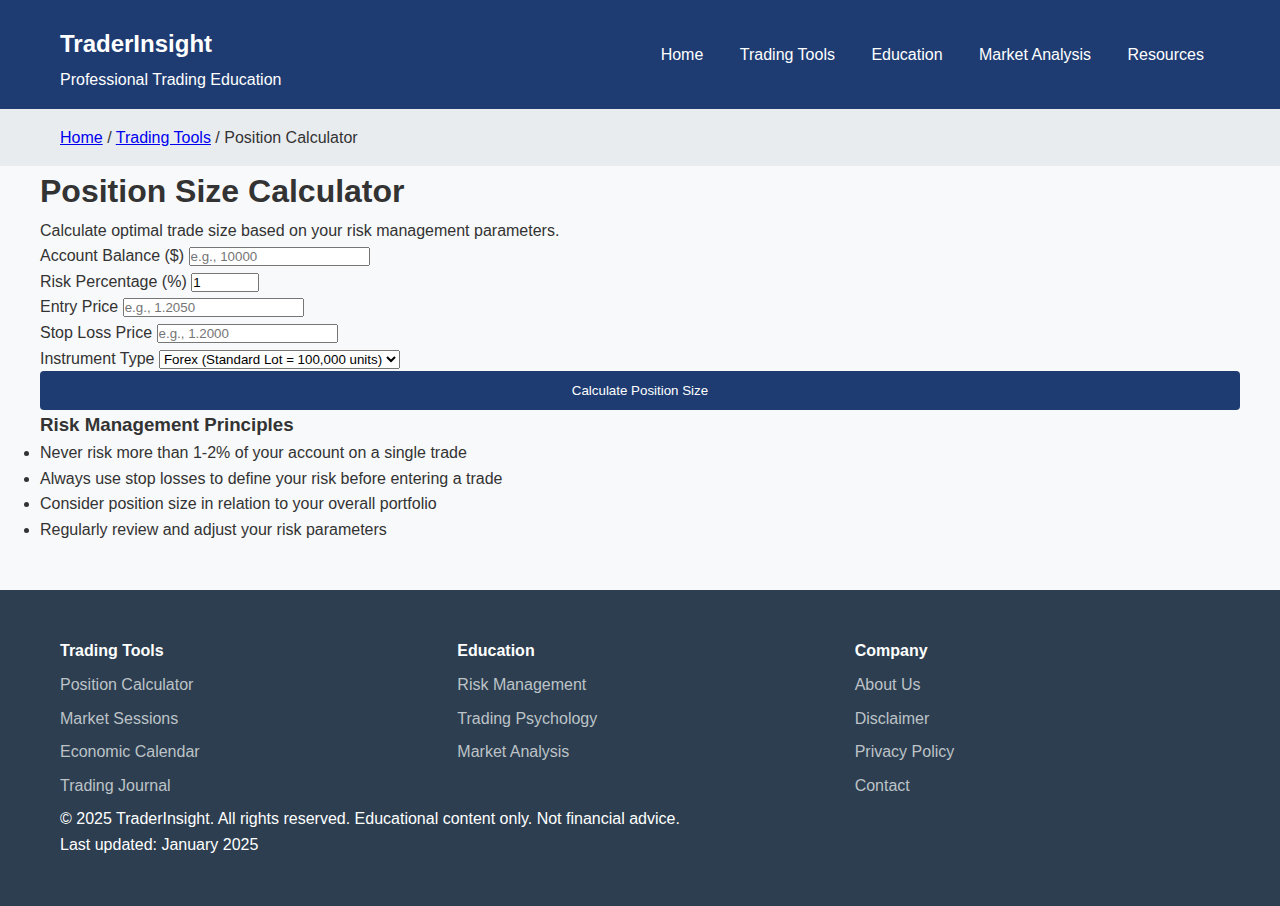
<file: tools/position-calculator.html>
<!DOCTYPE html>
<html lang="en">
<head>
    <meta charset="UTF-8">
    <meta name="viewport" content="width=device-width, initial-scale=1.0">
    <title>Position Size Calculator - TraderInsight</title>
    <link rel="stylesheet" href="../css/styles.css">
</head>
<body>
    <!-- Header -->
    <header class="site-header">
        <div class="container">
            <div class="header-content">
                <div class="logo">
                    <h1><a href="../index.html">TraderInsight</a></h1>
                    <span class="tagline">Professional Trading Education</span>
                </div>
                <nav class="main-nav">
                    <a href="../index.html">Home</a>
                    <a href="index.html" class="active">Trading Tools</a>
                    <a href="../education/index.html">Education</a>
                    <a href="../analysis.html">Market Analysis</a>
                    <a href="../resources.html">Resources</a>
                </nav>
            </div>
        </div>
    </header>

    <main class="main-content">
        <!-- Breadcrumb -->
        <div class="breadcrumb">
            <div class="container">
                <a href="../index.html">Home</a> / <a href="index.html">Trading Tools</a> / <span>Position Calculator</span>
            </div>
        </div>

        <!-- Calculator -->
        <section class="container" style="padding: var(--space-xl) 0;">
            <div class="container-sm">
                <h1>Position Size Calculator</h1>
                <p>Calculate optimal trade size based on your risk management parameters.</p>
                
                <div class="calculator">
                    <div class="input-group">
                        <label for="accountSize">Account Balance ($)</label>
                        <input type="number" id="accountSize" placeholder="e.g., 10000" min="0" step="100">
                    </div>
                    
                    <div class="input-group">
                        <label for="riskPercent">Risk Percentage (%)</label>
                        <input type="number" id="riskPercent" placeholder="e.g., 1" min="0.1" max="10" step="0.1" value="1">
                    </div>
                    
                    <div class="input-group">
                        <label for="entryPrice">Entry Price</label>
                        <input type="number" id="entryPrice" placeholder="e.g., 1.2050" min="0" step="0.0001">
                    </div>
                    
                    <div class="input-group">
                        <label for="stopLoss">Stop Loss Price</label>
                        <input type="number" id="stopLoss" placeholder="e.g., 1.2000" min="0" step="0.0001">
                    </div>

                    <div class="input-group">
                        <label for="instrument">Instrument Type</label>
                        <select id="instrument">
                            <option value="forex">Forex (Standard Lot = 100,000 units)</option>
                            <option value="stock">Stocks</option>
                            <option value="crypto">Cryptocurrency</option>
                        </select>
                    </div>

                    <button class="btn btn-primary" onclick="calculatePosition()" style="width: 100%;">Calculate Position Size</button>

                    <div class="results" id="results" style="display: none;">
                        <h3>Calculation Results</h3>
                        <div class="result-item">
                            <span>Dollar Risk:</span>
                            <span class="result-value" id="dollarRisk">-</span>
                        </div>
                        <div class="result-item">
                            <span>Price Risk:</span>
                            <span class="result-value" id="priceRisk">-</span>
                        </div>
                        <div class="result-item">
                            <span>Position Size:</span>
                            <span class="result-value" id="positionSize">-</span>
                        </div>
                        <div class="result-item">
                            <span>Lot Size:</span>
                            <span class="result-value" id="lotSize">-</span>
                        </div>
                        <div class="result-item">
                            <span>Risk per Pip/Point:</span>
                            <span class="result-value" id="riskPerPip">-</span>
                        </div>
                    </div>
                </div>

                <div class="card" style="margin-top: var(--space-lg);">
                    <h3>Risk Management Principles</h3>
                    <ul>
                        <li>Never risk more than 1-2% of your account on a single trade</li>
                        <li>Always use stop losses to define your risk before entering a trade</li>
                        <li>Consider position size in relation to your overall portfolio</li>
                        <li>Regularly review and adjust your risk parameters</li>
                    </ul>
                </div>
            </div>
        </section>
    </main>

    <!-- Footer -->
    <footer class="site-footer">
        <div class="container">
            <div class="footer-content">
                <div class="footer-section">
                    <h4>Trading Tools</h4>
                    <a href="position-calculator.html">Position Calculator</a>
                    <a href="trading-sessions.html">Market Sessions</a>
                    <a href="economic-calendar.html">Economic Calendar</a>
                    <a href="trading-journal.html">Trading Journal</a>
                </div>
                <div class="footer-section">
                    <h4>Education</h4>
                    <a href="../education/risk-management.html">Risk Management</a>
                    <a href="../education/trading-psychology.html">Trading Psychology</a>
                    <a href="../education/market-analysis.html">Market Analysis</a>
                </div>
                <div class="footer-section">
                    <h4>Company</h4>
                    <a href="../about.html">About Us</a>
                    <a href="../disclaimer.html">Disclaimer</a>
                    <a href="../privacy.html">Privacy Policy</a>
                    <a href="../contact.html">Contact</a>
                </div>
            </div>
            <div class="copyright">
                <p>&copy; 2025 TraderInsight. All rights reserved. Educational content only. Not financial advice.</p>
                <p>Last updated: January 2025</p>
            </div>
        </div>
    </footer>

    <script>
        function calculatePosition() {
            const accountSize = parseFloat(document.getElementById('accountSize').value);
            const riskPercent = parseFloat(document.getElementById('riskPercent').value);
            const entryPrice = parseFloat(document.getElementById('entryPrice').value);
            const stopLoss = parseFloat(document.getElementById('stopLoss').value);
            const instrument = document.getElementById('instrument').value;

            if (!accountSize || !riskPercent || !entryPrice || !stopLoss) {
                alert('Please fill in all fields');
                return;
            }

            // Calculate dollar risk
            const dollarRisk = accountSize * (riskPercent / 100);
            
            // Calculate price risk
            const priceRisk = Math.abs(entryPrice - stopLoss);
            
            // Calculate position size based on instrument
            let positionSize, lotSize, riskPerPip;
            
            if (instrument === 'forex') {
                const pipValue = 10; // $10 per pip for standard lot
                const pips = priceRisk * 10000; // Convert to pips (4 decimal places)
                positionSize = (dollarRisk / pips) * 100000;
                lotSize = (positionSize / 100000).toFixed(2);
                riskPerPip = (dollarRisk / pips).toFixed(2);
            } else {
                positionSize = dollarRisk / priceRisk;
                lotSize = positionSize.toFixed(2);
                riskPerPip = (dollarRisk / priceRisk).toFixed(2);
            }

            // Update results
            document.getElementById('dollarRisk').textContent = '$' + dollarRisk.toFixed(2);
            document.getElementById('priceRisk').textContent = priceRisk.toFixed(4) + (instrument === 'forex' ? ' pips' : ' points');
            document.getElementById('positionSize').textContent = Math.round(positionSize).toLocaleString() + ' units';
            document.getElementById('lotSize').textContent = lotSize + (instrument === 'forex' ? ' lots' : ' shares');
            document.getElementById('riskPerPip').textContent = '$' + riskPerPip + (instrument === 'forex' ? ' per pip' : ' per point');

            // Show results
            document.getElementById('results').style.display = 'block';
        }

        // Allow Enter key in input fields
        const inputs = document.querySelectorAll('input');
        inputs.forEach(input => {
            input.addEventListener('keypress', function(e) {
                if (e.key === 'Enter') {
                    calculatePosition();
                }
            });
        });
    </script>
</body>
</html>
</file>
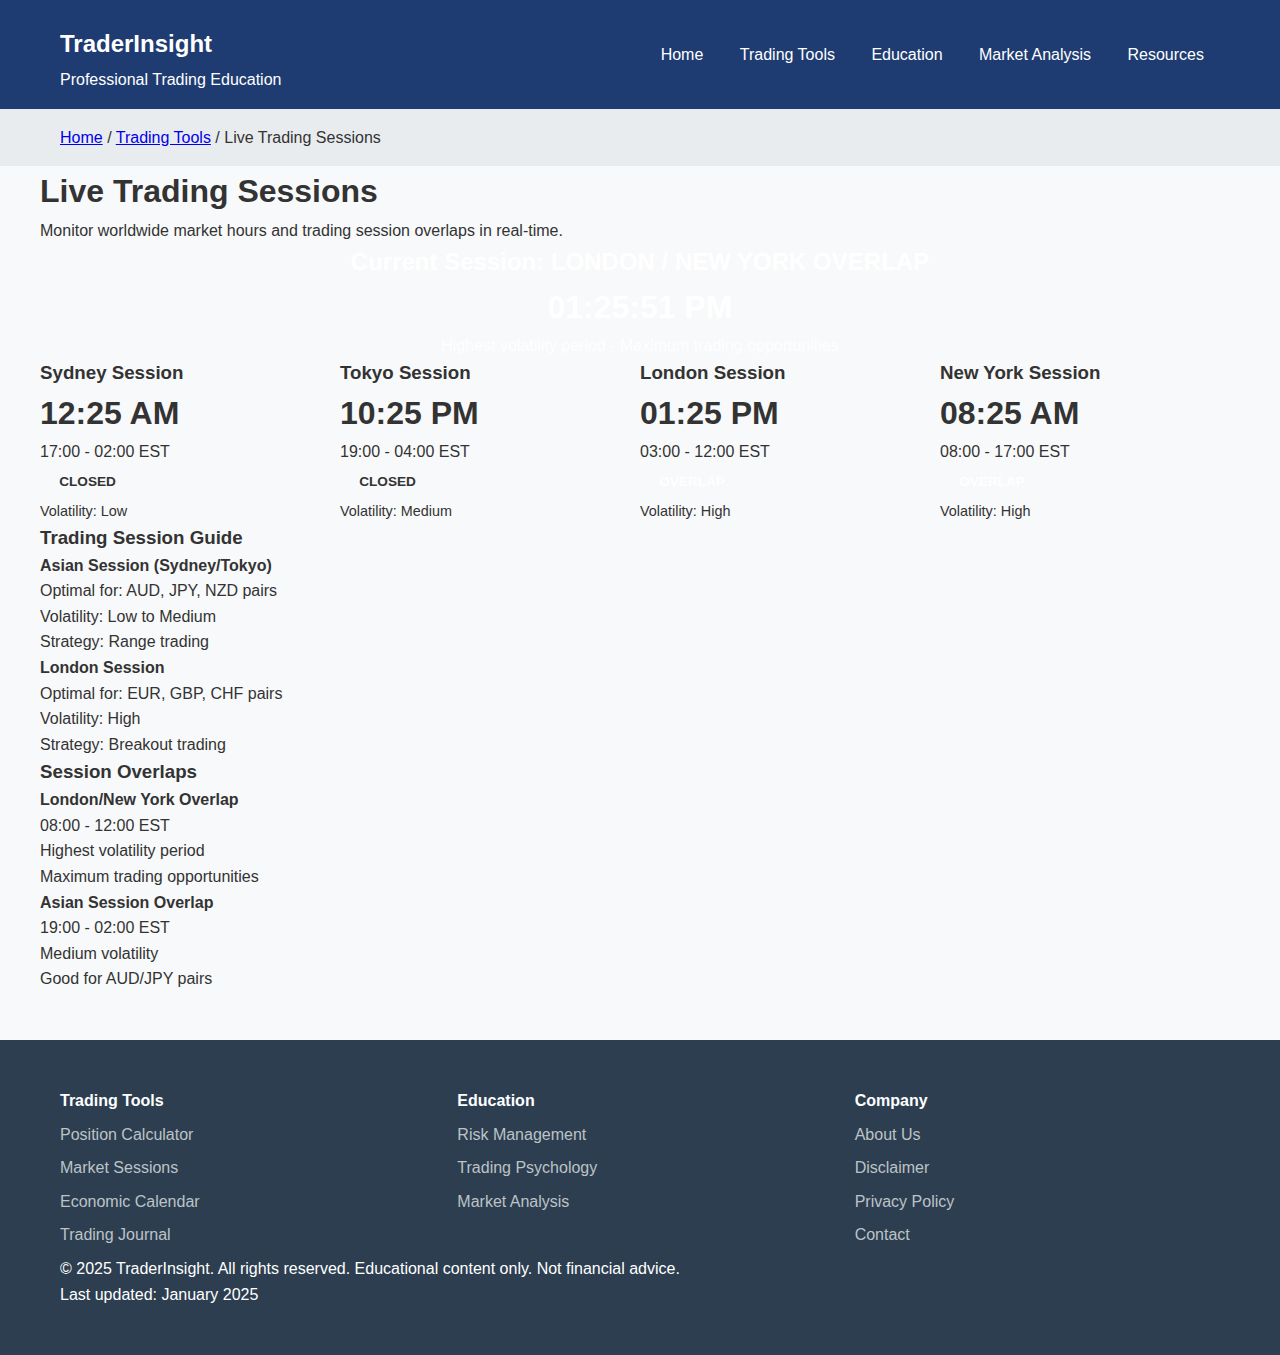
<file: tools/trading-sessions.html>
<!DOCTYPE html>
<html lang="en">
<head>
    <meta charset="UTF-8">
    <meta name="viewport" content="width=device-width, initial-scale=1.0">
    <title>Live Trading Sessions - TraderInsight</title>
    <link rel="stylesheet" href="../css/styles.css">
    <style>
        .session-status { display: inline-block; padding: 0.4rem 1.2rem; border-radius: 4px; font-size: 0.85rem; font-weight: bold; text-transform: uppercase; }
        .status-open { background: var(--accent-green); color: white; }
        .status-closed { background: var(--light-text); color: white; }
        .status-overlap { background: var(--accent-orange); color: white; }
        .clock-grid { display: grid; grid-template-columns: repeat(auto-fit, minmax(280px, 1fr)); gap: var(--space-lg); margin: var(--space-xl) 0; }
        .clock-card { text-align: center; padding: var(--space-lg); }
        .time-display { font-size: 2rem; font-weight: bold; color: var(--primary-blue); margin: var(--space-md) 0; font-family: var(--font-mono); }
        .current-session { background: var(--primary-blue); color: white; padding: var(--space-lg); border-radius: var(--radius-md); margin: var(--space-lg) 0; text-align: center; }
    </style>
</head>
<body>
    <header class="site-header">
        <div class="container">
            <div class="header-content">
                <div class="logo">
                    <h1><a href="../index.html">TraderInsight</a></h1>
                    <span class="tagline">Professional Trading Education</span>
                </div>
                <nav class="main-nav">
                    <a href="../index.html">Home</a>
                    <a href="index.html" class="active">Trading Tools</a>
                    <a href="../education/index.html">Education</a>
                    <a href="../analysis.html">Market Analysis</a>
                    <a href="../resources.html">Resources</a>
                </nav>
            </div>
        </div>
    </header>

    <main class="main-content">
        <div class="breadcrumb">
            <div class="container">
                <a href="../index.html">Home</a> / <a href="index.html">Trading Tools</a> / <span>Live Trading Sessions</span>
            </div>
        </div>

        <section class="container" style="padding: var(--space-xl) 0;">
            <h1>Live Trading Sessions</h1>
            <p>Monitor worldwide market hours and trading session overlaps in real-time.</p>
            
            <div id="currentSession" class="current-session">
                <h2>Current Session: <span id="activeSession">Loading...</span></h2>
                <div class="time-display" id="currentTime">Loading...</div>
                <div id="sessionMessage">Checking market status...</div>
            </div>

            <div class="clock-grid">
                <div class="card" id="sydneyCard">
                    <h3>Sydney Session</h3>
                    <div class="time-display" id="sydneyTime">--:-- --</div>
                    <div style="color: var(--light-text); margin: var(--space-sm) 0;">17:00 - 02:00 EST</div>
                    <div class="session-status" id="sydneyStatus">Closed</div>
                    <div style="margin-top: var(--space-sm); font-size: 0.9rem; color: var(--light-text);">Volatility: Low</div>
                </div>

                <div class="card" id="tokyoCard">
                    <h3>Tokyo Session</h3>
                    <div class="time-display" id="tokyoTime">--:-- --</div>
                    <div style="color: var(--light-text); margin: var(--space-sm) 0;">19:00 - 04:00 EST</div>
                    <div class="session-status" id="tokyoStatus">Closed</div>
                    <div style="margin-top: var(--space-sm); font-size: 0.9rem; color: var(--light-text);">Volatility: Medium</div>
                </div>

                <div class="card" id="londonCard">
                    <h3>London Session</h3>
                    <div class="time-display" id="londonTime">--:-- --</div>
                    <div style="color: var(--light-text); margin: var(--space-sm) 0;">03:00 - 12:00 EST</div>
                    <div class="session-status" id="londonStatus">Closed</div>
                    <div style="margin-top: var(--space-sm); font-size: 0.9rem; color: var(--light-text);">Volatility: High</div>
                </div>

                <div class="card" id="newyorkCard">
                    <h3>New York Session</h3>
                    <div class="time-display" id="newyorkTime">--:-- --</div>
                    <div style="color: var(--light-text); margin: var(--space-sm) 0;">08:00 - 17:00 EST</div>
                    <div class="session-status" id="newyorkStatus">Closed</div>
                    <div style="margin-top: var(--space-sm); font-size: 0.9rem; color: var(--light-text);">Volatility: High</div>
                </div>
            </div>

            <div class="grid grid-2" style="margin-top: var(--space-xl);">
                <div class="card">
                    <h3>Trading Session Guide</h3>
                    <p><strong>Asian Session (Sydney/Tokyo)</strong><br>Optimal for: AUD, JPY, NZD pairs<br>Volatility: Low to Medium<br>Strategy: Range trading</p>
                    <p><strong>London Session</strong><br>Optimal for: EUR, GBP, CHF pairs<br>Volatility: High<br>Strategy: Breakout trading</p>
                </div>
                <div class="card">
                    <h3>Session Overlaps</h3>
                    <p><strong>London/New York Overlap</strong><br>08:00 - 12:00 EST<br>Highest volatility period<br>Maximum trading opportunities</p>
                    <p><strong>Asian Session Overlap</strong><br>19:00 - 02:00 EST<br>Medium volatility<br>Good for AUD/JPY pairs</p>
                </div>
            </div>
        </section>
    </main>

    <footer class="site-footer">
        <div class="container">
            <div class="footer-content">
                <div class="footer-section">
                    <h4>Trading Tools</h4>
                    <a href="position-calculator.html">Position Calculator</a>
                    <a href="trading-sessions.html">Market Sessions</a>
                    <a href="economic-calendar.html">Economic Calendar</a>
                    <a href="trading-journal.html">Trading Journal</a>
                </div>
                <div class="footer-section">
                    <h4>Education</h4>
                    <a href="../education/risk-management.html">Risk Management</a>
                    <a href="../education/trading-psychology.html">Trading Psychology</a>
                    <a href="../education/market-analysis.html">Market Analysis</a>
                </div>
                <div class="footer-section">
                    <h4>Company</h4>
                    <a href="../about.html">About Us</a>
                    <a href="../disclaimer.html">Disclaimer</a>
                    <a href="../privacy.html">Privacy Policy</a>
                    <a href="../contact.html">Contact</a>
                </div>
            </div>
            <div class="copyright">
                <p>&copy; 2025 TraderInsight. All rights reserved. Educational content only. Not financial advice.</p>
                <p>Last updated: January 2025</p>
            </div>
        </div>
    </footer>

    <script>
        function updateAllClocks() {
            const now = new Date();
            
            const timezones = {
                sydney: 11, tokyo: 9, london: 0, newyork: -5
            };

            updateClock('sydney', timezones.sydney);
            updateClock('tokyo', timezones.tokyo);
            updateClock('london', timezones.london);
            updateClock('newyork', timezones.newyork);
            
            updateSessionStatus(now);
            
            document.getElementById('currentTime').textContent = now.toLocaleTimeString('en-US', { 
                hour12: true, hour: '2-digit', minute: '2-digit', second: '2-digit'
            });
        }

        function updateClock(city, offset) {
            const now = new Date();
            const utc = now.getTime() + (now.getTimezoneOffset() * 60000);
            const cityTime = new Date(utc + (3600000 * offset));
            
            const timeString = cityTime.toLocaleTimeString('en-US', { 
                hour12: true, hour: '2-digit', minute: '2-digit'
            });
            
            document.getElementById(city + 'Time').textContent = timeString;
        }

        function updateSessionStatus(now) {
            const estHour = now.getUTCHours() - 5;
            if (estHour < 0) estHour += 24;
            
            const sessions = {
                sydney: { open: 17, close: 2, nextDay: true },
                tokyo: { open: 19, close: 4, nextDay: true },
                london: { open: 3, close: 12 },
                newyork: { open: 8, close: 17 }
            };

            let activeSession = '';
            let sessionMessage = '';
            
            const londonNYOverlap = estHour >= 8 && estHour < 12;
            const asianOverlap = estHour >= 19 || estHour < 2;
            
            if (londonNYOverlap) {
                activeSession = 'LONDON / NEW YORK OVERLAP';
                sessionMessage = 'Highest volatility period - Maximum trading opportunities';
                updateSessionStatusUI('london', 'status-overlap', 'Overlap');
                updateSessionStatusUI('newyork', 'status-overlap', 'Overlap');
            } else if (asianOverlap) {
                activeSession = 'ASIAN SESSION OVERLAP';
                sessionMessage = 'Medium volatility - Asian currency pairs active';
            } else {
                for (const [session, hours] of Object.entries(sessions)) {
                    let isOpen = hours.nextDay ? 
                        (estHour >= hours.open || estHour < hours.close) : 
                        (estHour >= hours.open && estHour < hours.close);
                    
                    if (isOpen) {
                        activeSession = session.toUpperCase() + ' SESSION';
                        sessionMessage = getSessionMessage(session);
                        updateSessionStatusUI(session, 'status-open', 'Open');
                    } else {
                        updateSessionStatusUI(session, 'status-closed', 'Closed');
                    }
                }
            }
            
            if (!activeSession) {
                activeSession = 'MARKETS CLOSED';
                sessionMessage = 'Next session: ' + getNextSession(estHour);
            }
            
            document.getElementById('activeSession').textContent = activeSession;
            document.getElementById('sessionMessage').textContent = sessionMessage;
        }

        function updateSessionStatusUI(session, statusClass, statusText) {
            const statusElement = document.getElementById(session + 'Status');
            statusElement.className = 'session-status ' + statusClass;
            statusElement.textContent = statusText;
        }

        function getSessionMessage(session) {
            const messages = {
                sydney: 'Low volatility period - Range trading strategies',
                tokyo: 'Medium volatility - JPY currency pairs active',
                london: 'High volatility - European markets active',
                newyork: 'High volatility - US markets and news events'
            };
            return messages[session] || 'Trading session active';
        }

        function getNextSession(currentHour) {
            if (currentHour < 3) return 'London Session (03:00 EST)';
            if (currentHour < 8) return 'New York Session (08:00 EST)';
            if (currentHour < 17) return 'Sydney Session (17:00 EST)';
            return 'Tokyo Session (19:00 EST)';
        }

        setInterval(updateAllClocks, 1000);
        updateAllClocks();
    </script>
</body>
</html>
</file>
<file: css/styles.css>
/* MINIMAL CSS TO MAKE PAGES WORK */
* {
    margin: 0;
    padding: 0;
    box-sizing: border-box;
}

body {
    font-family: Arial, sans-serif;
    line-height: 1.6;
    color: #333;
    background: #f8f9fa;
}

.container {
    max-width: 1200px;
    margin: 0 auto;
    padding: 0 20px;
}

/* HEADER */
.site-header {
    background: #1e3c72;
    color: white;
    padding: 1rem 0;
}

.header-content {
    display: flex;
    justify-content: space-between;
    align-items: center;
}

.logo h1 a {
    color: white;
    text-decoration: none;
    font-size: 1.5rem;
}

.main-nav a {
    color: white;
    text-decoration: none;
    margin: 0 1rem;
}

/* HERO */
.hero {
    background: #1e3c72;
    color: white;
    padding: 3rem 0;
    text-align: center;
}

.hero h1 {
    font-size: 2.5rem;
    margin-bottom: 1rem;
}

/* CARDS */
.tools-grid {
    display: grid;
    grid-template-columns: repeat(auto-fit, minmax(300px, 1fr));
    gap: 2rem;
    margin: 3rem 0;
}

.tool-card {
    background: white;
    padding: 2rem;
    border-radius: 8px;
    box-shadow: 0 2px 10px rgba(0,0,0,0.1);
}

.tool-card h3 {
    color: #1e3c72;
    margin-bottom: 1rem;
}

/* BUTTONS */
.btn {
    display: inline-block;
    padding: 0.75rem 1.5rem;
    background: #1e3c72;
    color: white;
    text-decoration: none;
    border-radius: 4px;
    border: none;
    cursor: pointer;
}

.btn-primary {
    background: #1e3c72;
}

.btn-outline {
    background: transparent;
    border: 2px solid #1e3c72;
    color: #1e3c72;
}

/* FOOTER */
.site-footer {
    background: #2c3e50;
    color: white;
    padding: 3rem 0;
    margin-top: 3rem;
}

.footer-content {
    display: grid;
    grid-template-columns: repeat(auto-fit, minmax(200px, 1fr));
    gap: 2rem;
}

.footer-section a {
    color: #bdc3c7;
    text-decoration: none;
    display: block;
    margin: 0.5rem 0;
}

.breadcrumb {
    background: #e9ecef;
    padding: 1rem 0;
}

/* MOBILE */
@media (max-width: 768px) {
    .header-content {
        flex-direction: column;
        gap: 1rem;
    }
    
    .tools-grid {
        grid-template-columns: 1fr;
    }
}
</file>
